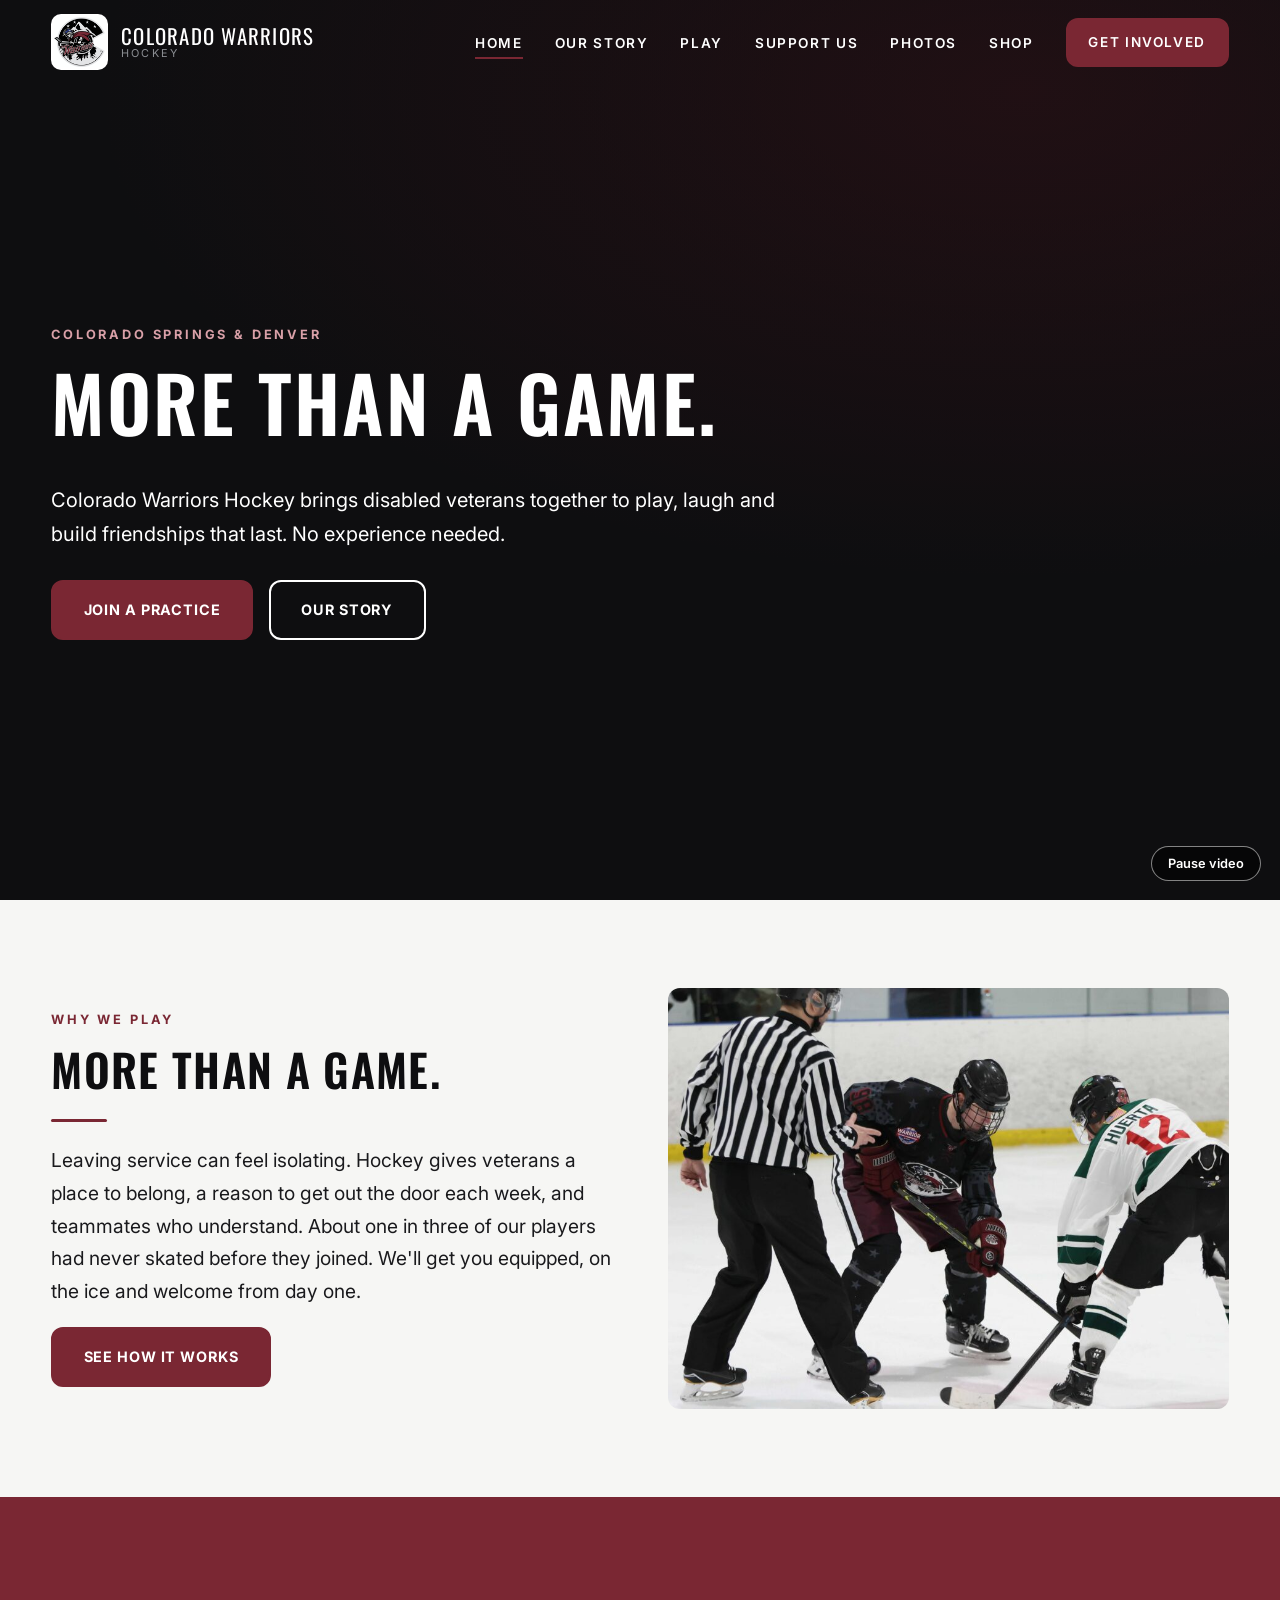
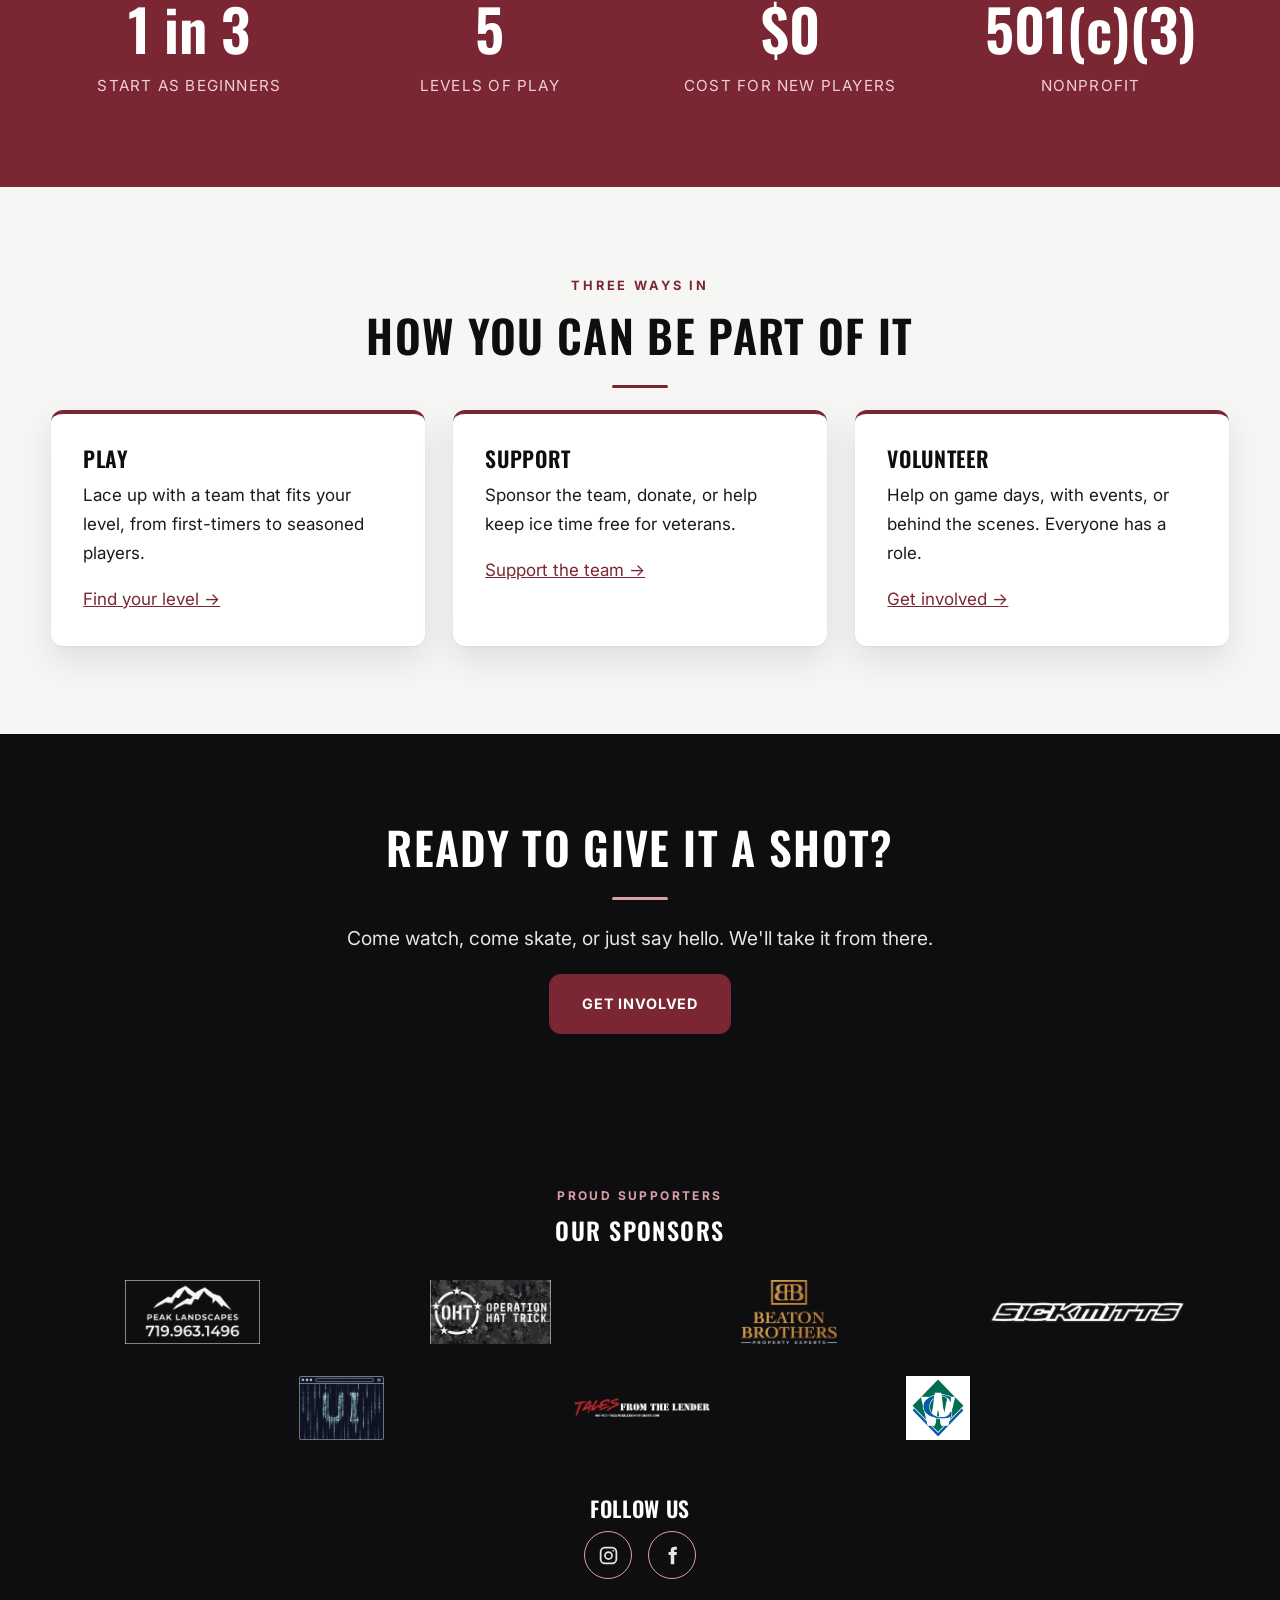
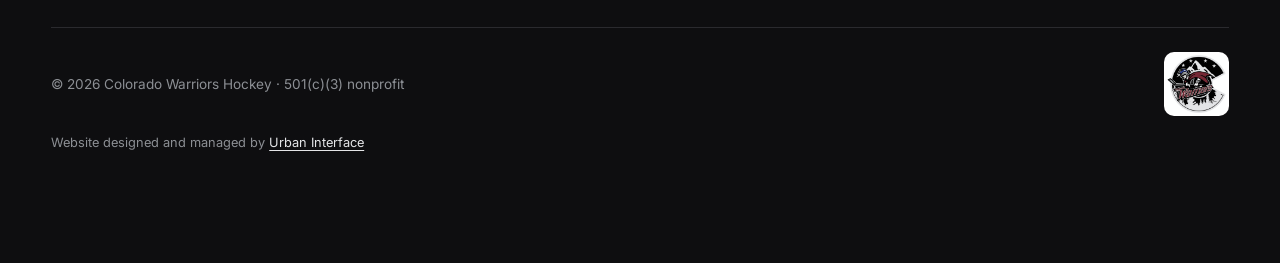
<file: index.html>
<!DOCTYPE html>
<html lang="en">
<head>
  <meta charset="UTF-8">
  <meta name="viewport" content="width=device-width, initial-scale=1">
  <title>Colorado Warriors Hockey | Hockey for Disabled Veterans</title>
  <meta name="description" content="Colorado Warriors Hockey is a nonprofit that brings disabled veterans together through hockey. No experience needed. Every skill level welcome.">
  <link rel="icon" href="image/Warriors Logo.jpg">
  <link rel="preconnect" href="https://fonts.googleapis.com">
  <link rel="preconnect" href="https://fonts.gstatic.com" crossorigin>
  <link href="https://fonts.googleapis.com/css2?family=Inter:wght@400;500;600;700&family=Oswald:wght@500;600;700&display=swap" rel="stylesheet">
  <link rel="stylesheet" href="styles.css">
</head>
<body>
<a class="skip" href="#main">Skip to content</a>
<div data-header></div>

<main id="main">
  <section class="hero hero--home">
    <video class="hero__media" autoplay muted loop playsinline preload="metadata">
      <source src="video/Warriors Home Page2.mp4" type="video/mp4">
    </video>
    <button class="video-toggle" type="button">Pause video</button>
    <div class="container hero__content">
      <span class="eyebrow">Colorado Springs &amp; Denver</span>
      <h1>More Than A Game.</h1>
      <p>Colorado Warriors Hockey brings disabled veterans together to play, laugh and build friendships that last. No experience needed.</p>
      <div class="hero__cta">
        <a href="get-involved.html" class="btn">Join a Practice</a>
        <a href="our-story.html" class="btn btn--ghost">Our Story</a>
      </div>
    </div>
  </section>

  <section class="section">
    <div class="container split">
      <div class="reveal">
        <span class="eyebrow">Why we play</span>
        <h2>More than a game.</h2>
        <p class="lead">Leaving service can feel isolating. Hockey gives veterans a place to belong, a reason to get out the door each week, and teammates who understand. About one in three of our players had never skated before they joined. We'll get you equipped, on the ice and welcome from day one.</p>
        <a href="play.html" class="btn">See how it works</a>
      </div>
      <div class="ph reveal" role="img" src="image/Face Off.jpg" style="background-image: url('image/Face Off.jpg');"></div>
    </div>
  </section>

  <section class="section section--maroon">
    <div class="container stats reveal">
      <div class="stat"><strong>1 in 3</strong><span>Start as beginners</span></div>
      <div class="stat"><strong>5</strong><span>Levels of play</span></div>
      <div class="stat"><strong>$0</strong><span>Cost for new players</span></div>
      <div class="stat"><strong>501(c)(3)</strong><span>Nonprofit</span></div>
    </div>
  </section>

  <section class="section">
    <div class="container">
      <div class="center reveal">
        <span class="eyebrow">Three ways in</span>
        <h2>How you can be part of it</h2>
      </div>
      <div class="grid grid--3">
        <article class="card reveal"><h3>Play</h3><p>Lace up with a team that fits your level, from first-timers to seasoned players.</p><a href="play.html">Find your level →</a></article>
        <article class="card reveal"><h3>Support</h3><p>Sponsor the team, donate, or help keep ice time free for veterans.</p><a href="support.html">Support the team →</a></article>
        <article class="card reveal"><h3>Volunteer</h3><p>Help on game days, with events, or behind the scenes. Everyone has a role.</p><a href="get-involved.html">Get involved →</a></article>
      </div>
    </div>
  </section>

  <section class="section section--dark center">
    <div class="container reveal">
      <h2>Ready to give it a shot?</h2>
      <p class="lead">Come watch, come skate, or just say hello. We'll take it from there.</p>
      <a href="get-involved.html" class="btn">Get Involved</a>
    </div>
  </section>
</main>

<div data-footer></div>
<script src="main.js"></script>
</body>
</html>
</file>
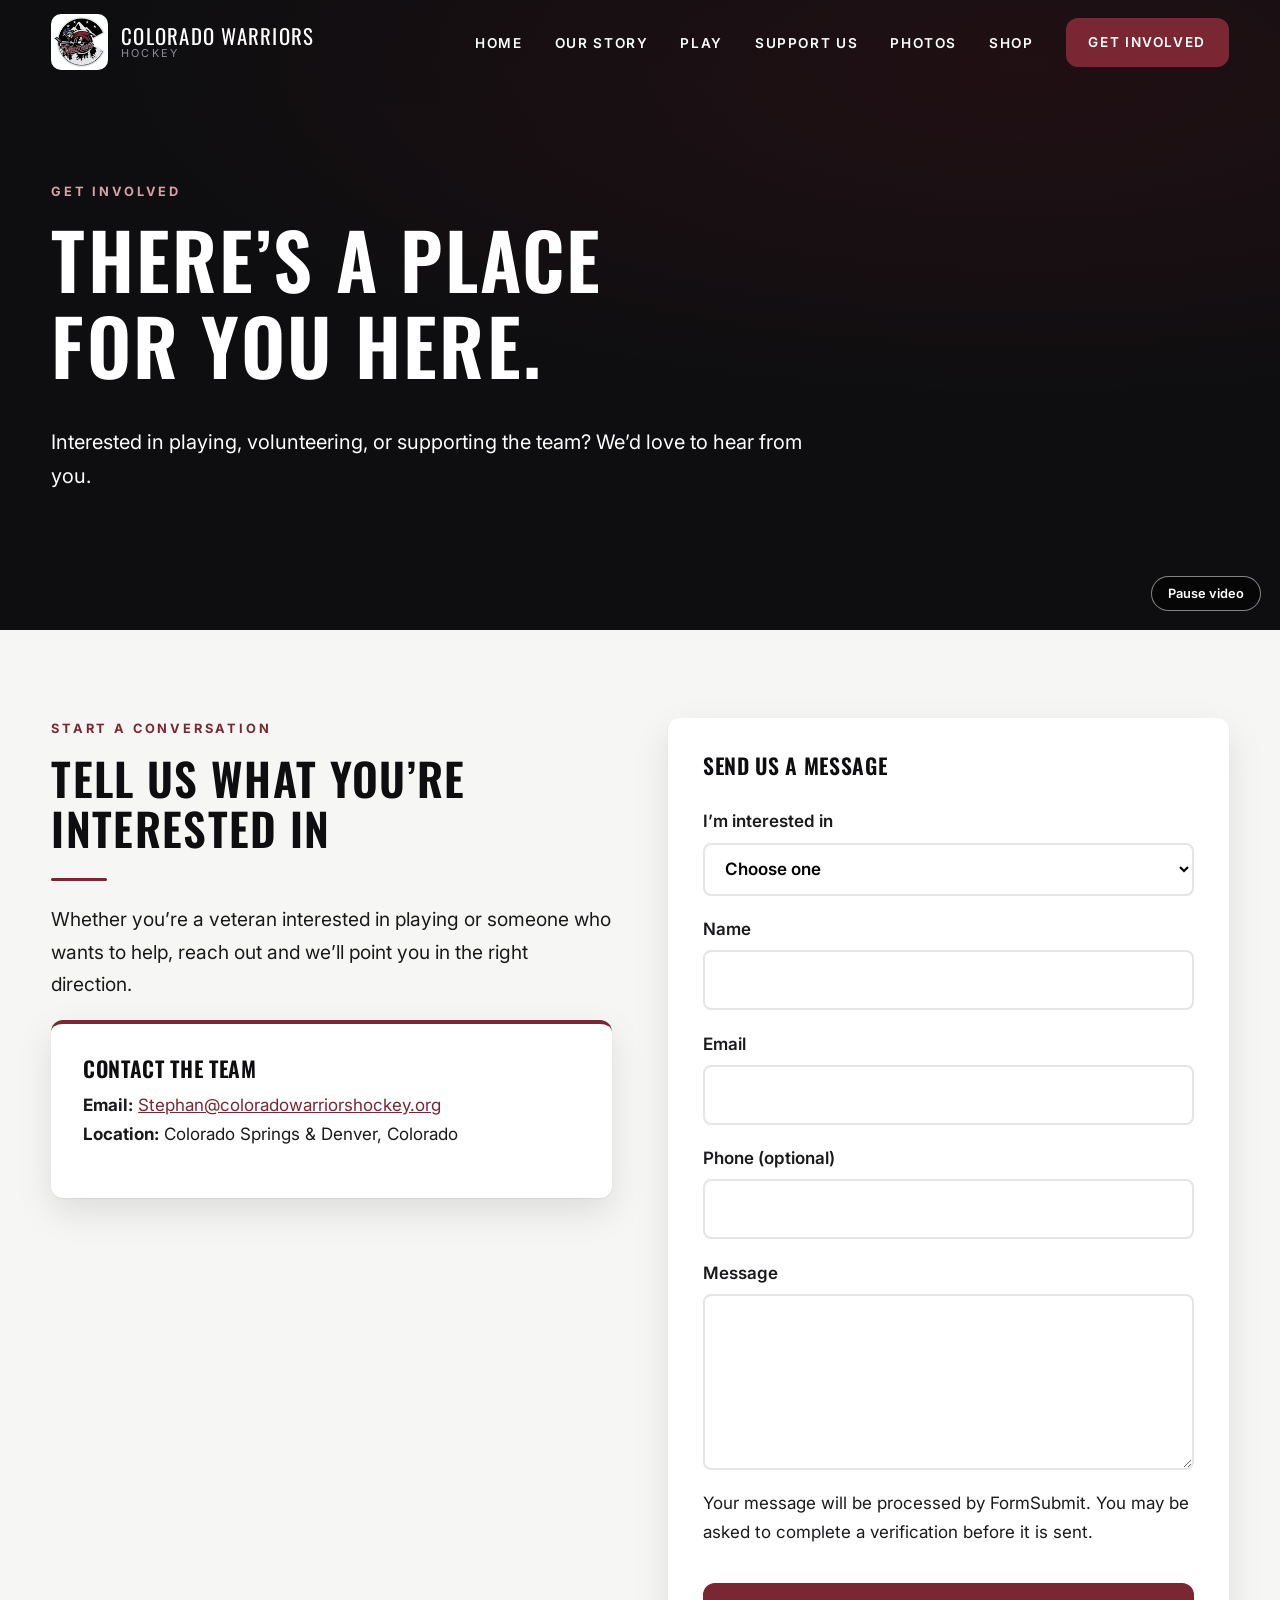
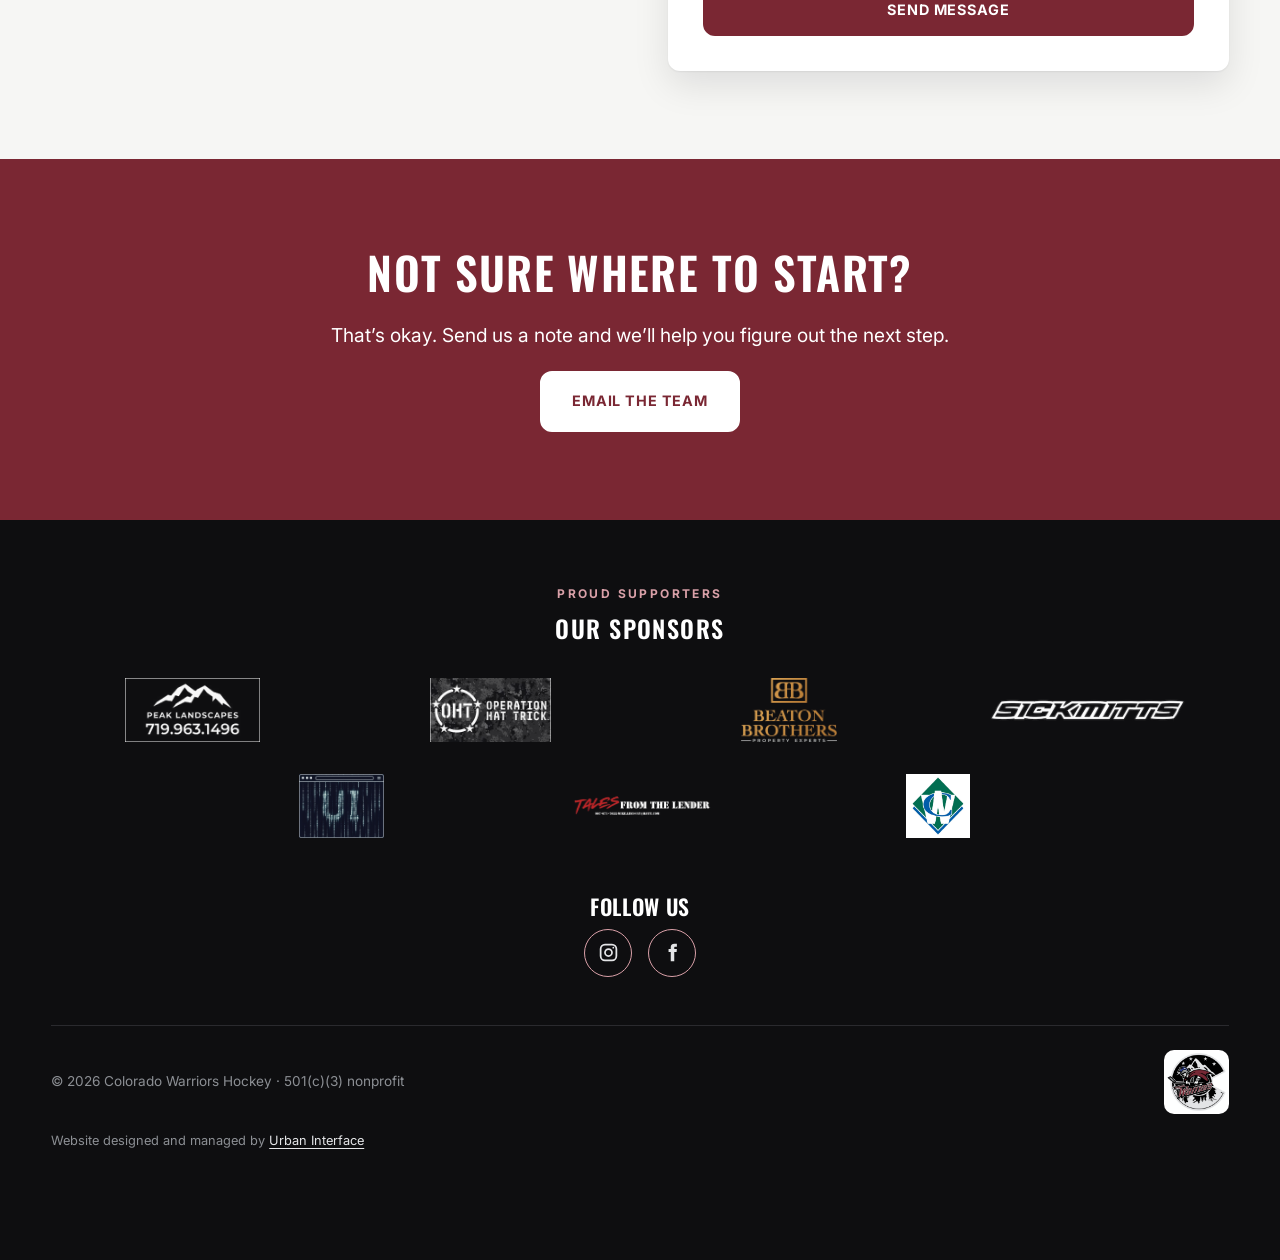
<file: get-involved.html>
<!DOCTYPE html>
<html lang="en">
<head>
  <meta charset="UTF-8">
  <meta name="viewport" content="width=device-width, initial-scale=1">
  <title>Get Involved | Colorado Warriors Hockey</title>
  <meta name="description" content="Interested in playing, volunteering, or supporting Colorado Warriors Hockey? Get in touch.">
  <link rel="icon" href="assets/logo.png">
  <link rel="preconnect" href="https://fonts.googleapis.com">
  <link rel="preconnect" href="https://fonts.gstatic.com" crossorigin>
  <link href="https://fonts.googleapis.com/css2?family=Inter:wght@400;500;600;700&family=Oswald:wght@500;600;700&display=swap" rel="stylesheet">
  <link rel="stylesheet" href="styles.css">
</head>
<body>
<a class="skip" href="#main">Skip to content</a>
<div data-header></div>

<main id="main">
  <section class="hero">
    <video class="hero__media" autoplay muted loop playsinline preload="metadata">
      <source src="video/Get Involved.mp4" type="video/mp4">
    </video>
    <button class="video-toggle" type="button">Pause video</button>
    <div class="container hero__content">
      <span class="eyebrow">Get Involved</span>
      <h1>There’s a place for you here.</h1>
      <p>Interested in playing, volunteering, or supporting the team? We’d love to hear from you.</p>
    </div>
  </section>

  <section class="section">
    <div class="container split" style="align-items:start">
      <div class="reveal">
        <span class="eyebrow">Start a conversation</span>
        <h2>Tell us what you’re interested in</h2>
        <p class="lead">Whether you’re a veteran interested in playing or someone who wants to help, reach out and we’ll point you in the right direction.</p>

        <div class="card">
          <h3>Contact the team</h3>
          <p>
            <strong>Email:</strong>
            <a href="mailto:Stephan@coloradowarriorshockey.org">Stephan@coloradowarriorshockey.org</a><br>
            <strong>Location:</strong> Colorado Springs &amp; Denver, Colorado
          </p>
        </div>
      </div>

      <form class="form reveal" id="contact-form" method="post">
        <h3>Send us a message</h3>
        <input type="hidden" name="_subject" value="New message from the Colorado Warriors website">
        <input type="hidden" name="_autoresponse" value="Thank you for reaching out to Colorado Warriors Hockey! We have received your message and will be in touch as soon as we can.">
        <input type="hidden" name="_cc" id="contact-cc" disabled>

        <label for="interest">I’m interested in
          <select id="interest" name="Interest" required>
            <option value="">Choose one</option>
            <option value="Playing hockey">Playing hockey</option>
            <option value="Volunteering">Volunteering</option>
            <option value="Sponsoring the team">Sponsoring the team</option>
            <option value="Donating">Donating</option>
            <option value="Something else">Something else</option>
          </select>
        </label>

        <label for="name">Name
          <input id="name" name="Name" type="text" autocomplete="name" required>
        </label>

        <label for="email">Email
          <input id="email" name="email" type="email" autocomplete="email" required>
        </label>

        <label for="phone">Phone (optional)
          <input id="phone" name="Phone" type="tel" autocomplete="tel">
        </label>

        <label for="message">Message
          <textarea id="message" name="Message" rows="5" required></textarea>
        </label>

        <p>Your message will be processed by FormSubmit. You may be asked to complete a verification before it is sent.</p>
        <noscript><p>JavaScript is required to send this form. Please email <a href="mailto:Stephan@coloradowarriorshockey.org">Stephan@coloradowarriorshockey.org</a> instead.</p></noscript>
        <button class="btn" type="submit" disabled>Send message</button>
      </form>
    </div>
  </section>

  <section class="section section--maroon center">
    <div class="container reveal">
      <h2>Not sure where to start?</h2>
      <p class="lead">That’s okay. Send us a note and we’ll help you figure out the next step.</p>
      <a href="mailto:Stephan@coloradowarriorshockey.org" class="btn btn--white">Email the team</a>
    </div>
  </section>
</main>

<div data-footer></div>
<script src="main.js"></script>
<script src="contact-form.js"></script>
</body>
</html>
</file>
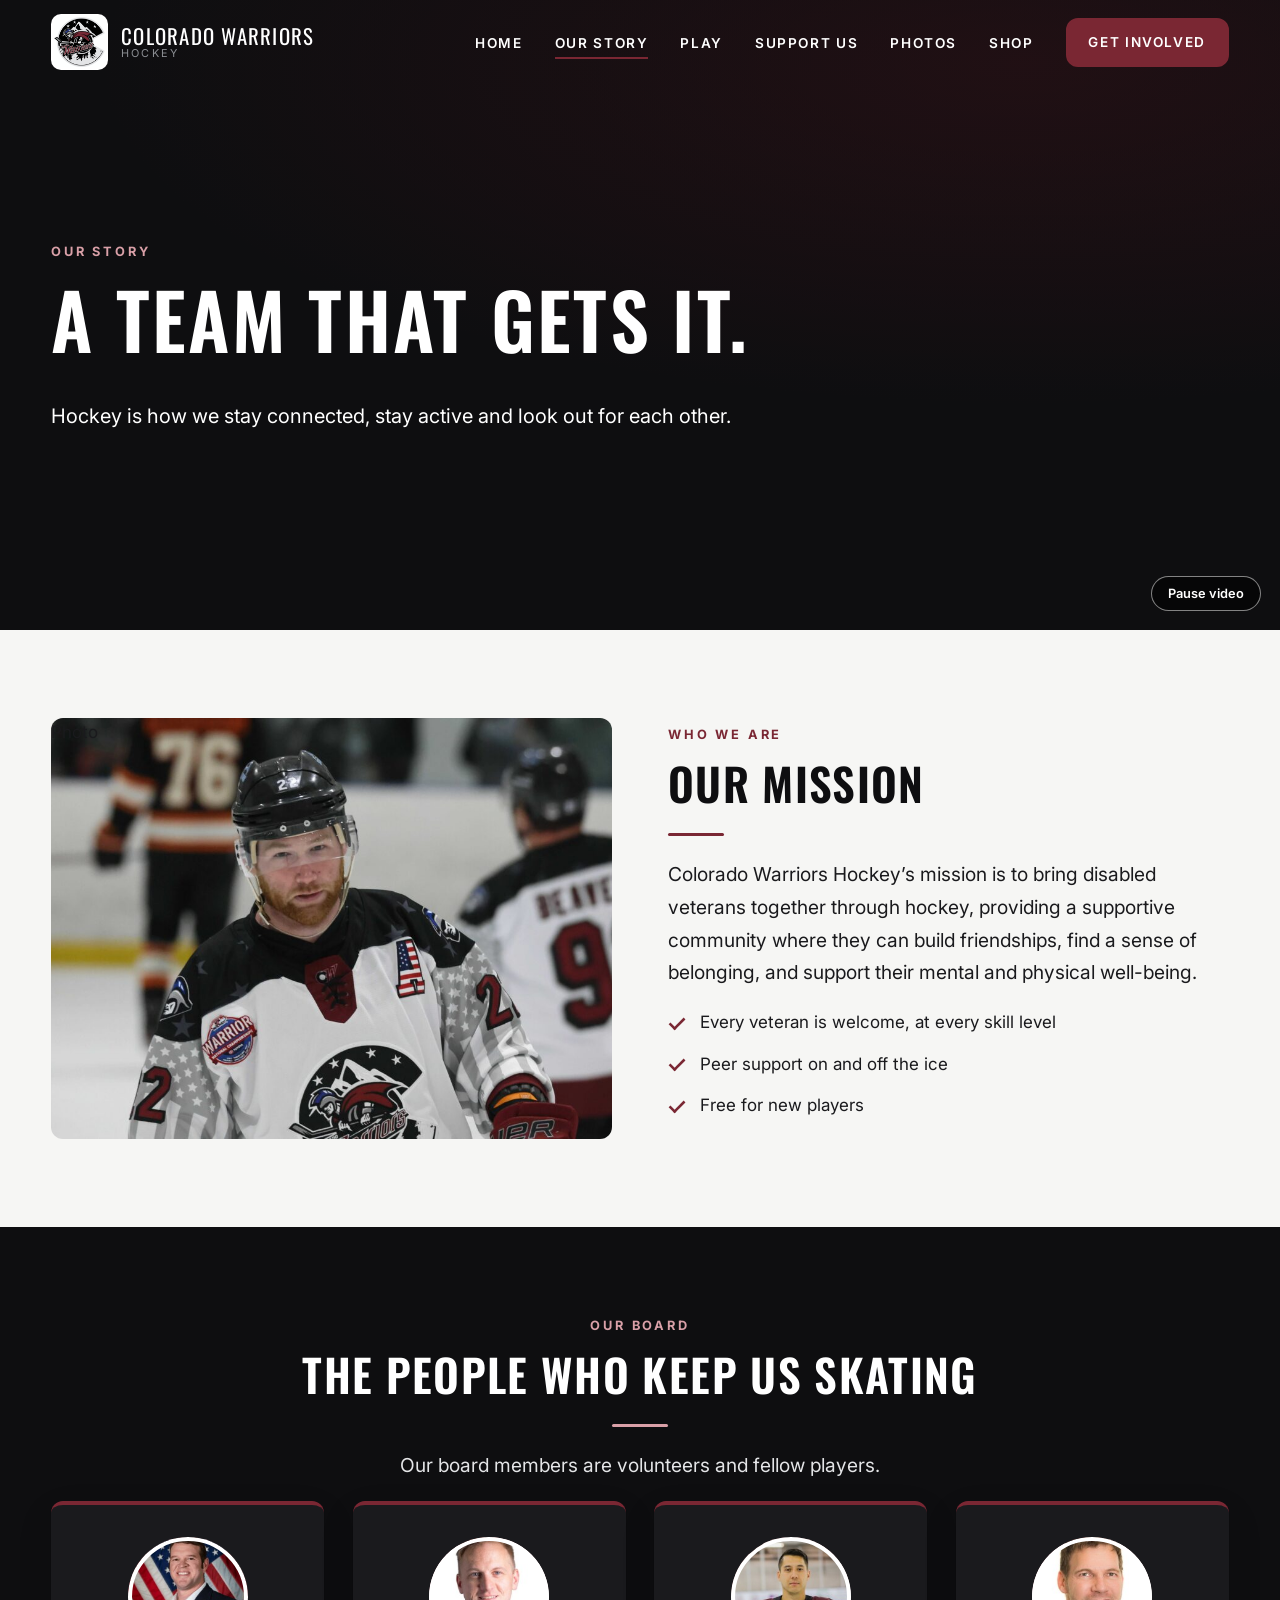
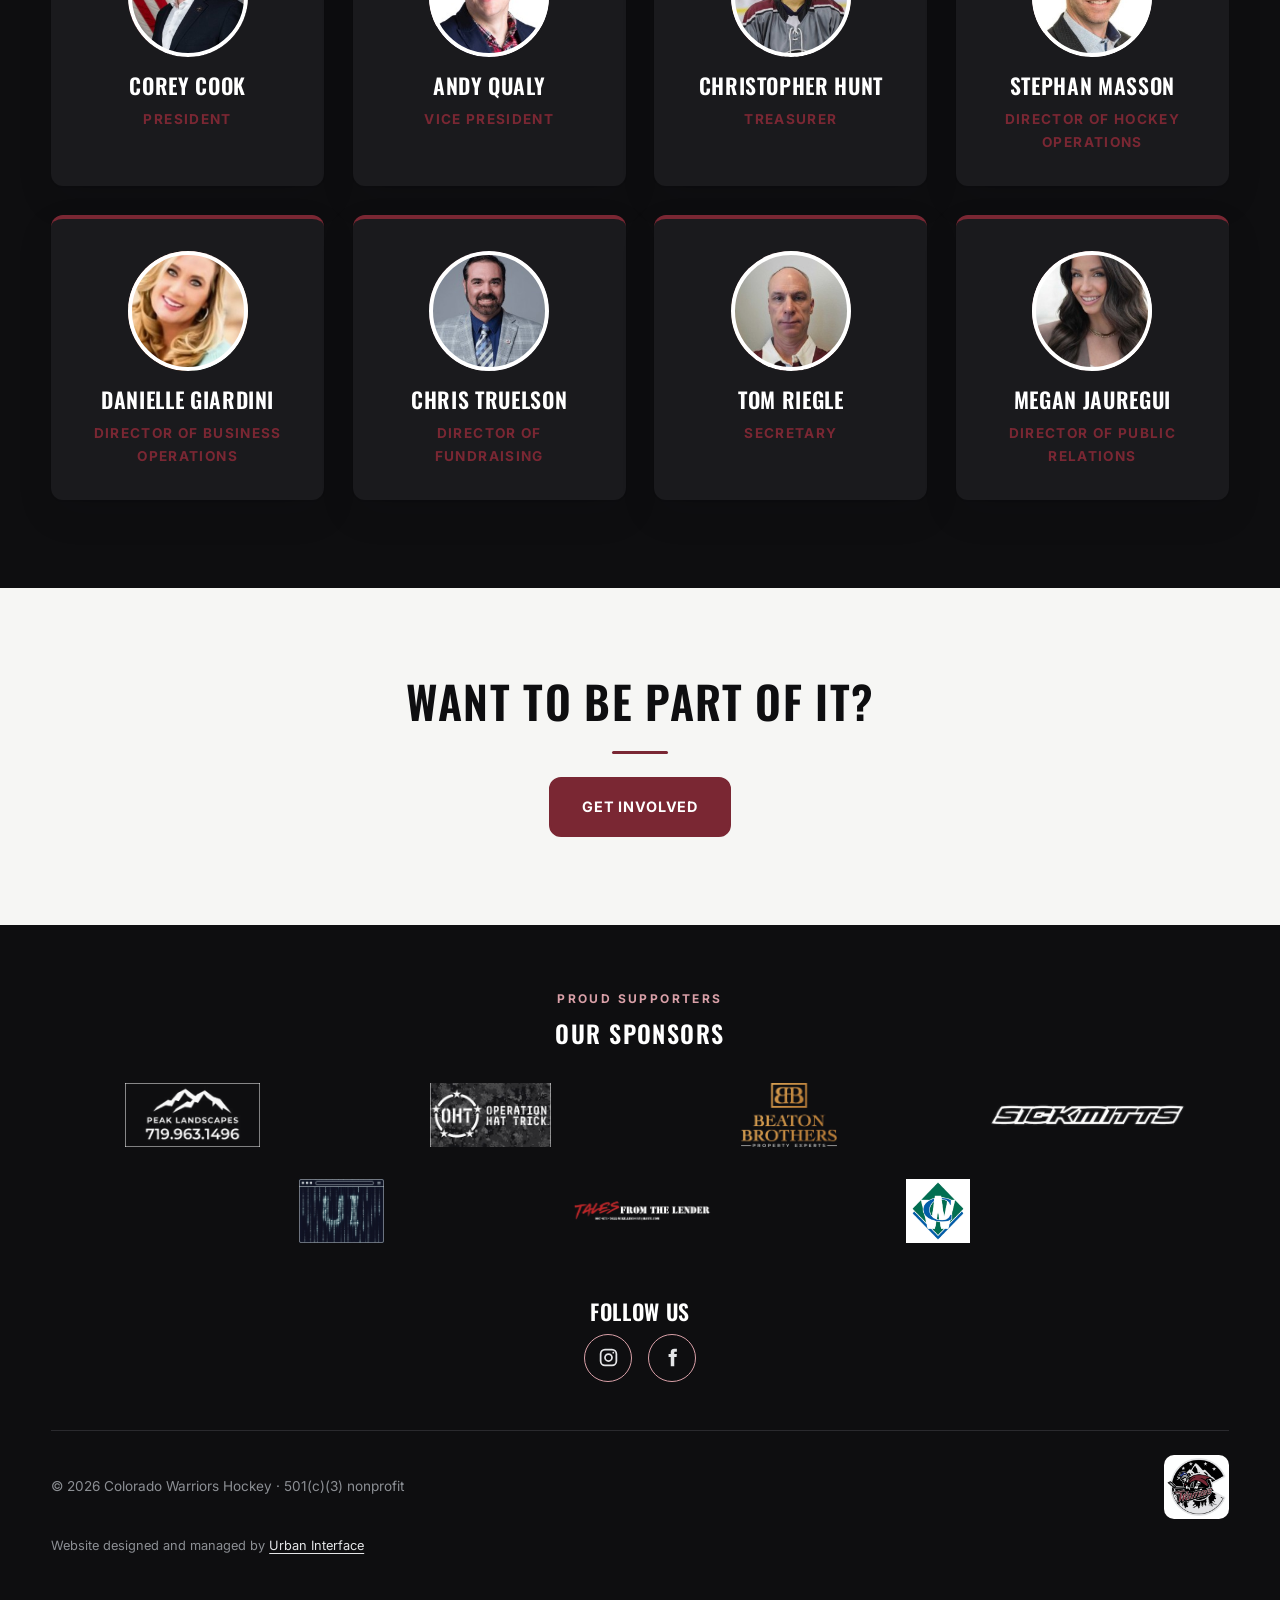
<file: our-story.html>
<!DOCTYPE html>
<html lang="en">
<head>
  <meta charset="UTF-8">
  <meta name="viewport" content="width=device-width, initial-scale=1">
  <title>Our Story | Colorado Warriors Hockey</title>
  <meta name="description" content="Learn why Colorado Warriors Hockey exists and meet the volunteer board behind it.">
  <link rel="icon" href="assets/logo.png">
  <link rel="preconnect" href="https://fonts.googleapis.com">
  <link rel="preconnect" href="https://fonts.gstatic.com" crossorigin>
  <link href="https://fonts.googleapis.com/css2?family=Inter:wght@400;500;600;700&family=Oswald:wght@500;600;700&display=swap" rel="stylesheet">
  <link rel="stylesheet" href="styles.css?v=board-photos-2">
</head>
<body>
<a class="skip" href="#main">Skip to content</a>
<div data-header></div>

<main id="main">
  <section class="hero">
    <video class="hero__media" autoplay muted loop playsinline preload="metadata">
      <source src="video/Our Story2.mp4" type="video/mp4">
    </video>
    <button class="video-toggle" type="button">Pause video</button>
    <div class="container hero__content">
      <span class="eyebrow">Our Story</span>
      <h1>A team that gets it.</h1>
      <p>Hockey is how we stay connected, stay active and look out for each other.</p>
    </div>
  </section>

  <section class="section">
    <div class="container split">
      <div class="ph reveal" role="img" src="image/Assistant.jpg" style="background-image: url('image/Assistant.jpg');">Photo</div>
      <div class="reveal">
        <span class="eyebrow">Who we are</span>
        <h2>Our mission</h2>
        <p class="lead">Colorado Warriors Hockey’s mission is to bring disabled veterans together through hockey, providing a supportive community where they can build friendships, find a sense of belonging, and support their mental and physical well-being.</p>
        <ul class="checklist">
          <li>Every veteran is welcome, at every skill level</li>
          <li>Peer support on and off the ice</li>
          <li>Free for new players</li>
        </ul>
      </div>
    </div>
  </section>

  <section class="section section--dark" id="board">
    <div class="container">
      <div class="center reveal">
        <span class="eyebrow">Our Board</span>
        <h2>The people who keep us skating</h2>
        <p class="lead">Our board members are volunteers and fellow players.</p>
      </div>
      <div class="grid grid--4">
        <article class="card card--dark person reveal">
          <div class="avatar" aria-hidden="true">CC<img src="image/Cory Cook.jpg" alt="" style="--photo-width:113.5%;--photo-x:-48.2%;--photo-y:-49.8%" onerror="this.remove()"></div>
          <h3>Corey Cook</h3>
          <p class="role">President</p>
        </article>
        <article class="card card--dark person reveal">
          <div class="avatar" aria-hidden="true">AQ<img src="image/Andy Qualy.jpg" alt="" style="--photo-width:111.5%;--photo-x:-50%;--photo-y:-50.9%" onerror="this.remove()"></div>
          <h3>Andy Qualy</h3>
          <p class="role">Vice President</p>
        </article>
        <article class="card card--dark person reveal">
          <div class="avatar" aria-hidden="true">CH<img src="image/Chris Hunt.jpg" alt="" style="--photo-width:118%;--photo-x:-48.7%;--photo-y:-51.1%" onerror="this.remove()"></div>
          <h3>Christopher Hunt</h3>
          <p class="role">Treasurer</p>
        </article>
        <article class="card card--dark person reveal">
          <div class="avatar" aria-hidden="true">SM<img src="image/Stephan Masson.jpg" alt="" style="--photo-width:115%;--photo-x:-50%;--photo-y:-51.8%" onerror="this.remove()"></div>
          <h3>Stephan Masson</h3>
          <p class="role">Director of Hockey Operations</p>
        </article>
        <article class="card card--dark person reveal">
          <div class="avatar" aria-hidden="true">DG<img src="image/Danielle Giardini .jpg" alt="" style="--photo-width:111%;--photo-x:-49.5%;--photo-y:-50%" onerror="this.remove()"></div>
          <h3>Danielle Giardini</h3>
          <p class="role">Director of Business Operations</p>
        </article>
        <article class="card card--dark person reveal">
          <div class="avatar" aria-hidden="true">CT<img src="image/Chris Truelson.jpg" alt="" style="--photo-width:108%;--photo-x:-49.1%;--photo-y:-48.5%" onerror="this.remove()"></div>
          <h3>Chris Truelson</h3>
          <p class="role">Director of Fundraising</p>
        </article>
        <article class="card card--dark person reveal">
          <div class="avatar" aria-hidden="true">TR<img src="image/Tom Riegle.jpg" alt="" style="--photo-width:115%;--photo-x:-50%;--photo-y:-51.1%" onerror="this.remove()"></div>
          <h3>Tom Riegle</h3>
          <p class="role">Secretary</p>
        </article>
        <article class="card card--dark person reveal">
          <div class="avatar" aria-hidden="true">MJ<img src="image/Megan Jauregui.jpg" alt="" style="--photo-width:107%;--photo-x:-49.1%;--photo-y:-47%" onerror="this.remove()"></div>
          <h3>Megan Jauregui</h3>
          <p class="role">Director of Public Relations</p>
        </article>
      </div>
    </div>
  </section>

  <section class="section center">
    <div class="container reveal">
      <h2>Want to be part of it?</h2>
      <a href="get-involved.html" class="btn">Get Involved</a>
    </div>
  </section>
</main>

<div data-footer></div>
<script src="main.js"></script>
</body>
</html>
</file>
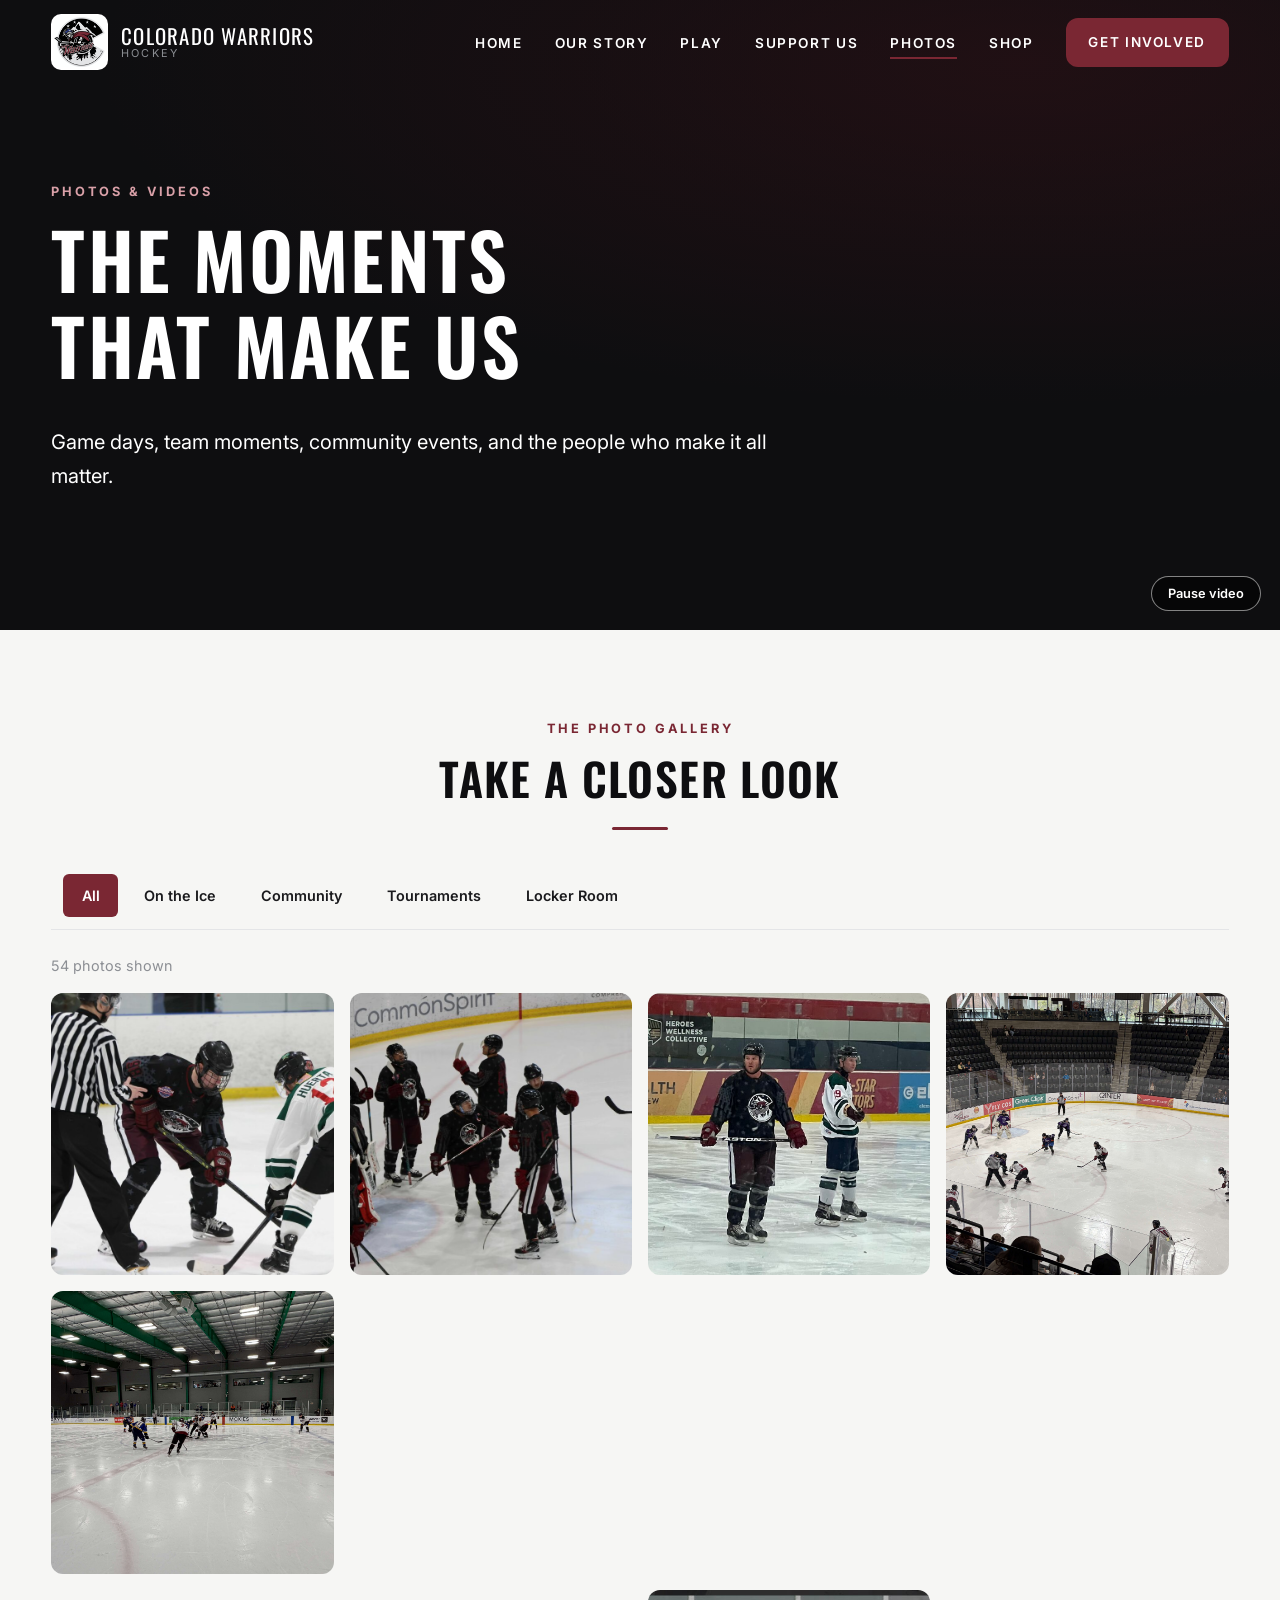
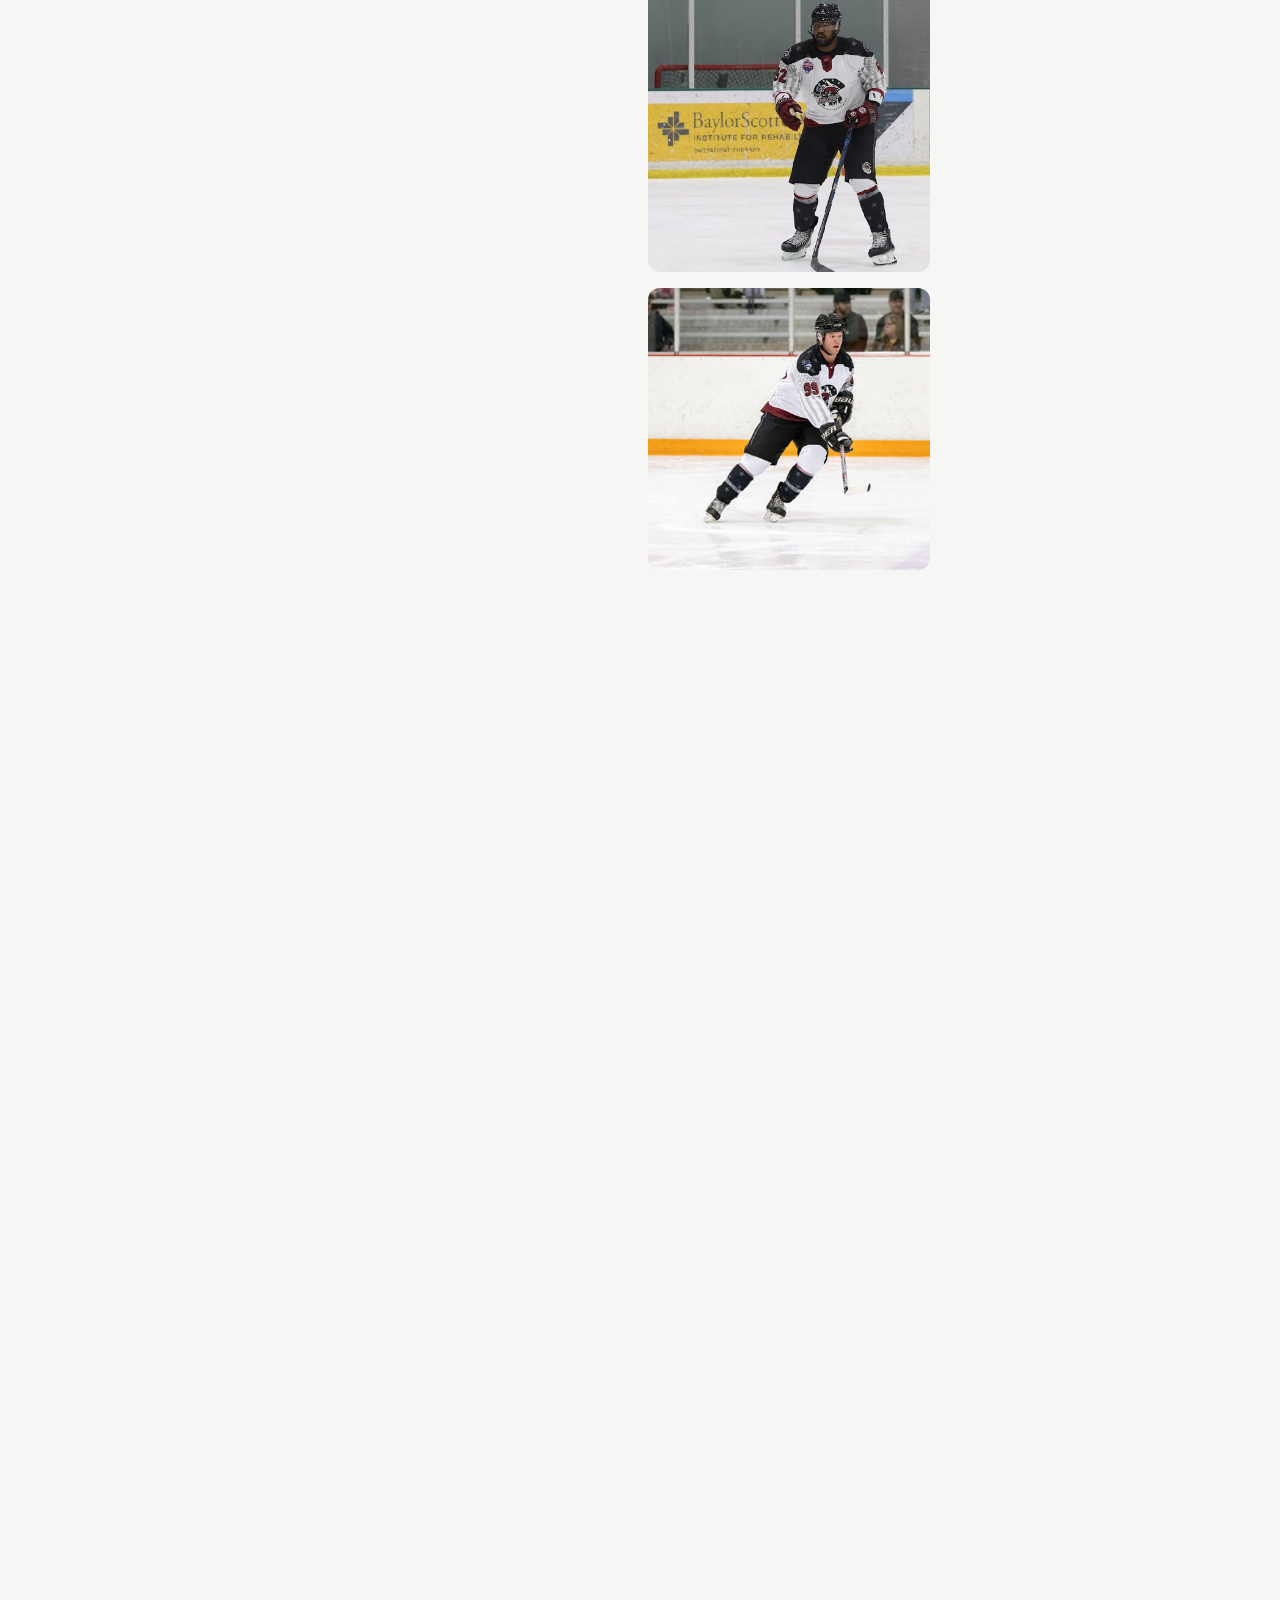
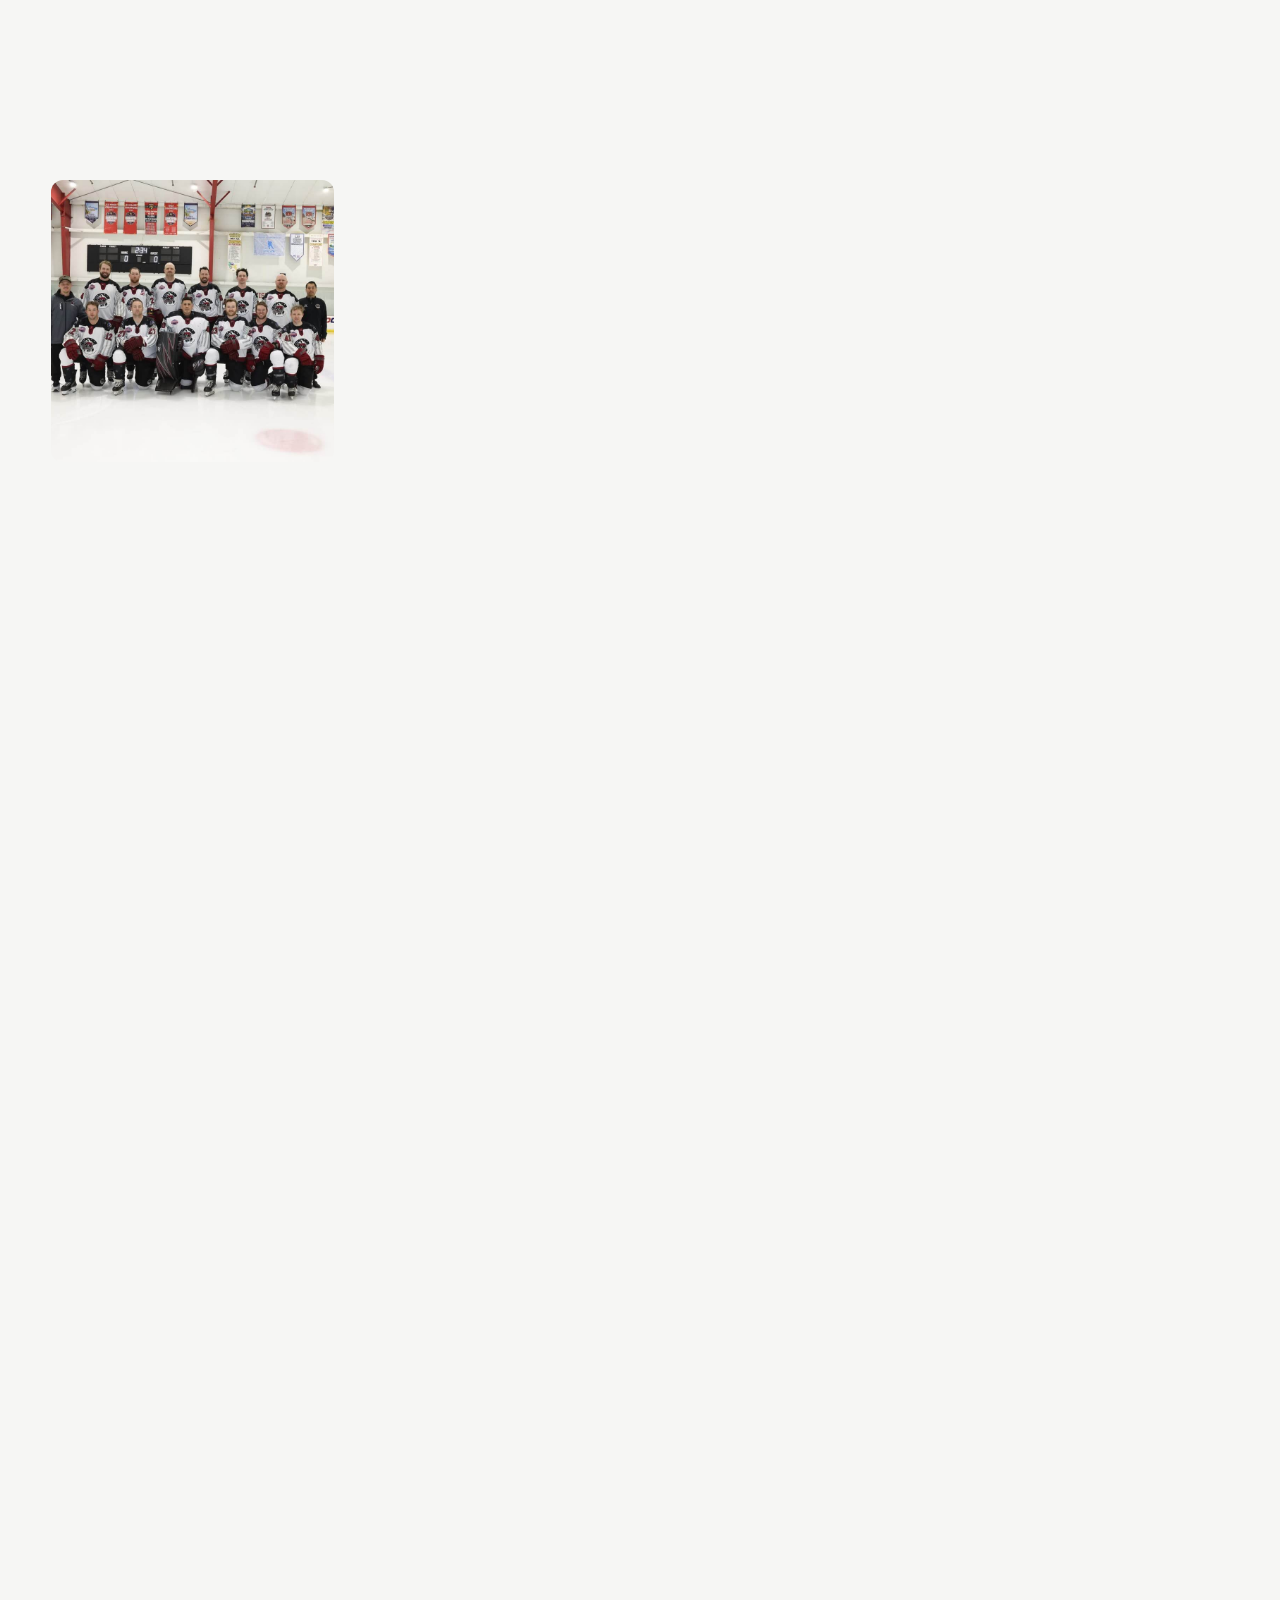
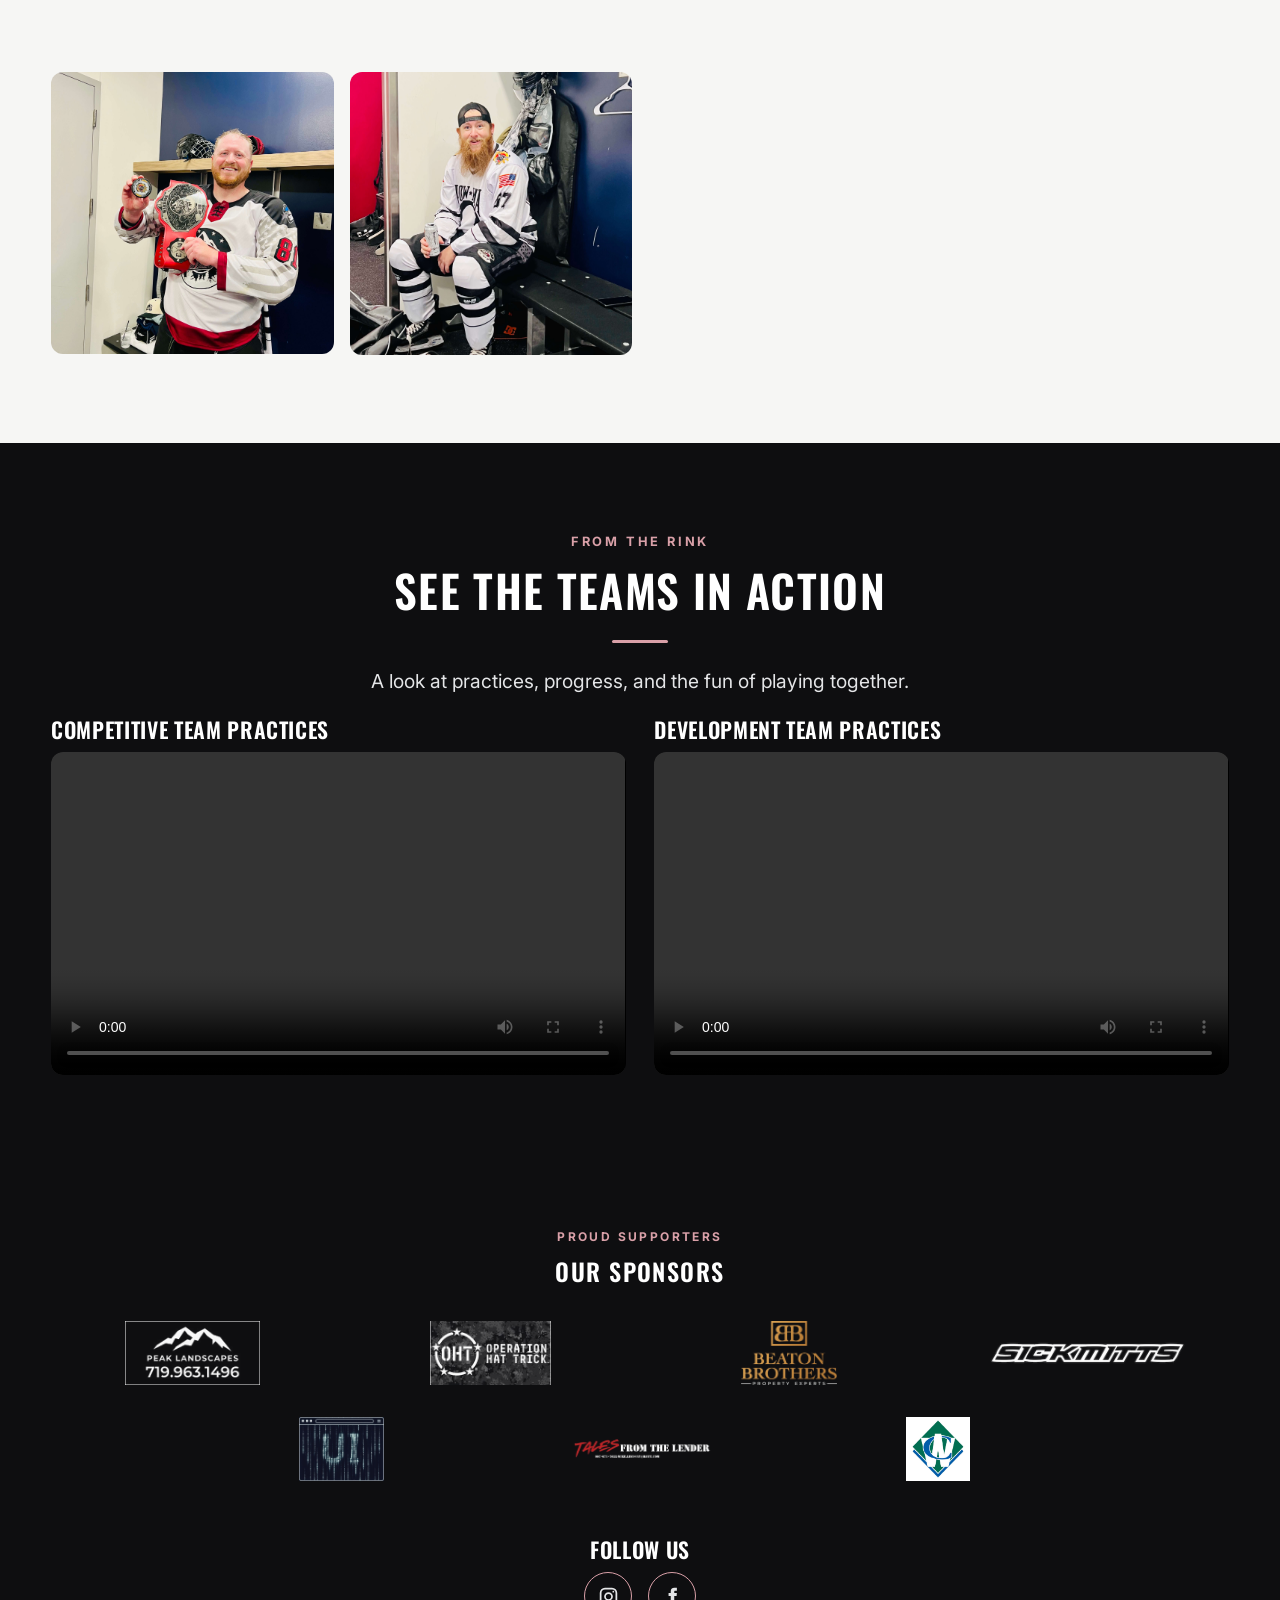
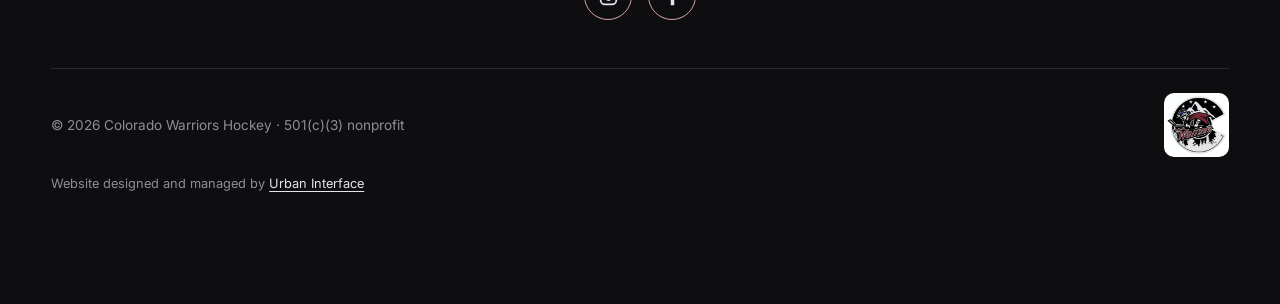
<file: photos.html>
<!DOCTYPE html>
<html lang="en">
<head>
  <meta charset="UTF-8">
  <meta name="viewport" content="width=device-width, initial-scale=1">
  <title>Photos & Videos | Colorado Warriors Hockey</title>
  <meta name="description" content="See Colorado Warriors Hockey on the ice, in the locker room, and out in the community.">
  <link rel="icon" href="assets/logo.png">
  <link rel="preconnect" href="https://fonts.googleapis.com">
  <link rel="preconnect" href="https://fonts.gstatic.com" crossorigin>
  <link href="https://fonts.googleapis.com/css2?family=Inter:wght@400;500;600;700&family=Oswald:wght@500;600;700&display=swap" rel="stylesheet">
  <link rel="stylesheet" href="styles.css">
</head>
<body>
<a class="skip" href="#main">Skip to content</a>
<div data-header></div>

<main id="main">
  <section class="hero">
    <video class="hero__media" autoplay muted loop playsinline preload="metadata">
      <source src="video/Photo 1.mp4" type="video/mp4">
    </video>
    <button class="video-toggle" type="button">Pause video</button>
    <div class="container hero__content">
      <span class="eyebrow">Photos &amp; Videos</span>
      <h1>The Moments That Make Us</h1>
      <p>Game days, team moments, community events, and the people who make it all matter.</p>
    </div>
  </section>

  <section class="section" aria-labelledby="gallery-heading">
    <div class="container">
      <div class="center reveal">
        <span class="eyebrow">The photo gallery</span>
        <h2 id="gallery-heading">Take a closer look</h2>
      </div>

      <nav class="gallery-filters" aria-label="Filter photos">
        <button class="gallery-filter" type="button" data-filter="all" aria-pressed="true">All</button>
        <button class="gallery-filter" type="button" data-filter="on-the-ice" aria-pressed="false">On the Ice</button>
        <button class="gallery-filter" type="button" data-filter="community" aria-pressed="false">Community</button>
        <button class="gallery-filter" type="button" data-filter="tournaments" aria-pressed="false">Tournaments</button>
        <button class="gallery-filter" type="button" data-filter="locker-room" aria-pressed="false">Locker Room</button>
      </nav>

      <p class="gallery-status" aria-live="polite"></p>

      <div class="gallery">
        <figure class="gallery-item reveal" data-category="on-the-ice">
          <a class="gallery-photo" href="image/Face%20Off.jpg" aria-label="Enlarge: Colorado Warriors player at a faceoff">
            <img src="image/Face%20Off.jpg" alt="Colorado Warriors player at a faceoff" loading="lazy" decoding="async">
          </a>
        </figure>
        <figure class="gallery-item reveal" data-category="on-the-ice">
          <a class="gallery-photo" href="image/In%20front%20of%20Net.jpg" aria-label="Enlarge: Colorado Warriors teammates gathered near the net">
            <img src="image/In%20front%20of%20Net.jpg" alt="Colorado Warriors teammates gathered near the net" loading="lazy" decoding="async">
          </a>
        </figure>
        <figure class="gallery-item reveal" data-category="on-the-ice">
          <a class="gallery-photo" href="image/On%20the%20Ice3.jpg" aria-label="Enlarge: Two players standing on the ice">
            <img src="image/On%20the%20Ice3.jpg" alt="Two players standing on the ice" loading="lazy" decoding="async">
          </a>
        </figure>
        <figure class="gallery-item reveal" data-category="on-the-ice">
          <a class="gallery-photo" href="image/On%20the%20Ice5.jpg" aria-label="Enlarge: Hockey game viewed from the stands">
            <img src="image/On%20the%20Ice5.jpg" alt="Hockey game viewed from the stands" loading="lazy" decoding="async">
          </a>
        </figure>
        <figure class="gallery-item reveal" data-category="on-the-ice">
          <a class="gallery-photo" href="image/On%20the%20Ice7.jpg" aria-label="Enlarge: Players skating together at an indoor rink">
            <img src="image/On%20the%20Ice7.jpg" alt="Players skating together at an indoor rink" loading="lazy" decoding="async">
          </a>
        </figure>
        <figure class="gallery-item reveal" data-category="on-the-ice">
          <a class="gallery-photo" href="image/On%20the%20Ice8.jpg" aria-label="Enlarge: Warriors players huddled on the ice">
            <img src="image/On%20the%20Ice8.jpg" alt="Warriors players huddled on the ice" loading="lazy" decoding="async">
          </a>
        </figure>
        <figure class="gallery-item reveal" data-category="on-the-ice">
          <a class="gallery-photo" href="image/On%20the%20Ice11.jpg" aria-label="Enlarge: Two Warriors teammates on the ice">
            <img src="image/On%20the%20Ice11.jpg" alt="Two Warriors teammates on the ice" loading="lazy" decoding="async">
          </a>
        </figure>
        <figure class="gallery-item reveal" data-category="on-the-ice">
          <a class="gallery-photo" href="image/On%20the%20Ice12.jpg" aria-label="Enlarge: Players battling for the puck near the goal">
            <img src="image/On%20the%20Ice12.jpg" alt="Players battling for the puck near the goal" loading="lazy" decoding="async">
          </a>
        </figure>
        <figure class="gallery-item reveal" data-category="on-the-ice">
          <a class="gallery-photo" href="image/On%20the%20Ice27.jpg" aria-label="Enlarge: Warriors player lining up for a faceoff">
            <img src="image/On%20the%20Ice27.jpg" alt="Warriors player lining up for a faceoff" loading="lazy" decoding="async">
          </a>
        </figure>
        <figure class="gallery-item reveal" data-category="on-the-ice">
          <a class="gallery-photo" href="image/On%20the%20Ice30.jpg" aria-label="Enlarge: Warriors players skating during a game">
            <img src="image/On%20the%20Ice30.jpg" alt="Warriors players skating during a game" loading="lazy" decoding="async">
          </a>
        </figure>
        <figure class="gallery-item reveal" data-category="on-the-ice">
          <a class="gallery-photo" href="image/On%20the%20Ice32.jpg" aria-label="Enlarge: Warriors player holding a hockey stick on the ice">
            <img src="image/On%20the%20Ice32.jpg" alt="Warriors player holding a hockey stick on the ice" loading="lazy" decoding="async">
          </a>
        </figure>
        <figure class="gallery-item reveal" data-category="on-the-ice">
          <a class="gallery-photo" href="image/On%20the%20Ice33.jpg" aria-label="Enlarge: Warriors player skating in a white jersey">
            <img src="image/On%20the%20Ice33.jpg" alt="Warriors player skating in a white jersey" loading="lazy" decoding="async">
          </a>
        </figure>
        <figure class="gallery-item reveal" data-category="on-the-ice">
          <a class="gallery-photo" href="image/On%20the%20Ice35.jpg" aria-label="Enlarge: A team huddle on the ice">
            <img src="image/On%20the%20Ice35.jpg" alt="A team huddle on the ice" loading="lazy" decoding="async">
          </a>
        </figure>
        <figure class="gallery-item reveal" data-category="on-the-ice">
          <a class="gallery-photo" href="image/On%20the%20Ice36.jpg" aria-label="Enlarge: Warriors goalie guarding the net">
            <img src="image/On%20the%20Ice36.jpg" alt="Warriors goalie guarding the net" loading="lazy" decoding="async">
          </a>
        </figure>
        <figure class="gallery-item reveal" data-category="on-the-ice">
          <a class="gallery-photo" href="image/On%20the%20Ice38%20%281%29.jpg" aria-label="Enlarge: Warriors player skating with the puck">
            <img src="image/On%20the%20Ice38%20%281%29.jpg" alt="Warriors player skating with the puck" loading="lazy" decoding="async">
          </a>
        </figure>
        <figure class="gallery-item reveal" data-category="community">
          <a class="gallery-photo" href="image/Community5.jpg" aria-label="Enlarge: A decorated vehicle at a community event">
            <img src="image/Community5.jpg" alt="A decorated vehicle at a community event" loading="lazy" decoding="async">
          </a>
        </figure>
        <figure class="gallery-item reveal" data-category="community">
          <a class="gallery-photo" href="image/Community10.jpg" aria-label="Enlarge: A street procession at a community event">
            <img src="image/Community10.jpg" alt="A street procession at a community event" loading="lazy" decoding="async">
          </a>
        </figure>
        <figure class="gallery-item reveal" data-category="community">
          <a class="gallery-photo" href="image/Community11.jpg" aria-label="Enlarge: A group gathered at a community event">
            <img src="image/Community11.jpg" alt="A group gathered at a community event" loading="lazy" decoding="async">
          </a>
        </figure>
        <figure class="gallery-item reveal" data-category="community">
          <a class="gallery-photo" href="image/Community13.jpg" aria-label="Enlarge: Players and guests on the ice at a rink">
            <img src="image/Community13.jpg" alt="Players and guests on the ice at a rink" loading="lazy" decoding="async">
          </a>
        </figure>
        <figure class="gallery-item reveal" data-category="community">
          <a class="gallery-photo" href="image/Community14.jpg" aria-label="Enlarge: Colorado Warriors outreach table under a blue canopy">
            <img src="image/Community14.jpg" alt="Colorado Warriors outreach table under a blue canopy" loading="lazy" decoding="async">
          </a>
        </figure>
        <figure class="gallery-item reveal" data-category="community">
          <a class="gallery-photo" href="image/Community15.jpg" aria-label="Enlarge: Warriors players and guests posing together at a rink">
            <img src="image/Community15.jpg" alt="Warriors players and guests posing together at a rink" loading="lazy" decoding="async">
          </a>
        </figure>
        <figure class="gallery-item reveal" data-category="community">
          <a class="gallery-photo" href="image/Community18.jpg" aria-label="Enlarge: A group posing together indoors">
            <img src="image/Community18.jpg" alt="A group posing together indoors" loading="lazy" decoding="async">
          </a>
        </figure>
        <figure class="gallery-item reveal" data-category="community">
          <a class="gallery-photo" href="image/Community19.jpg" aria-label="Enlarge: A group posing under an American flag">
            <img src="image/Community19.jpg" alt="A group posing under an American flag" loading="lazy" decoding="async">
          </a>
        </figure>
        <figure class="gallery-item reveal" data-category="community">
          <a class="gallery-photo" href="image/Community20.jpg" aria-label="Enlarge: A group in red shirts posing outdoors">
            <img src="image/Community20.jpg" alt="A group in red shirts posing outdoors" loading="lazy" decoding="async">
          </a>
        </figure>
        <figure class="gallery-item reveal" data-category="community">
          <a class="gallery-photo" href="image/Community22.jpg" aria-label="Enlarge: Warriors volunteers at an outdoor event">
            <img src="image/Community22.jpg" alt="Warriors volunteers at an outdoor event" loading="lazy" decoding="async">
          </a>
        </figure>
        <figure class="gallery-item reveal" data-category="community">
          <a class="gallery-photo" href="image/Community23.jpg" aria-label="Enlarge: Warriors volunteers at an outreach table">
            <img src="image/Community23.jpg" alt="Warriors volunteers at an outreach table" loading="lazy" decoding="async">
          </a>
        </figure>
        <figure class="gallery-item reveal" data-category="community">
          <a class="gallery-photo" href="image/Community24.jpg" aria-label="Enlarge: People taking part in an outdoor activity">
            <img src="image/Community24.jpg" alt="People taking part in an outdoor activity" loading="lazy" decoding="async">
          </a>
        </figure>
        <figure class="gallery-item reveal" data-category="community">
          <a class="gallery-photo" href="image/Community27.jpg" aria-label="Enlarge: A group in a television studio">
            <img src="image/Community27.jpg" alt="A group in a television studio" loading="lazy" decoding="async">
          </a>
        </figure>
        <figure class="gallery-item reveal" data-category="tournaments">
          <a class="gallery-photo" href="image/Tournament1.jpg" aria-label="Enlarge: Hockey teams gathered on the ice for a group photo">
            <img src="image/Tournament1.jpg" alt="Hockey teams gathered on the ice for a group photo" loading="lazy" decoding="async">
          </a>
        </figure>
        <figure class="gallery-item reveal" data-category="tournaments">
          <a class="gallery-photo" href="image/Tournament2.jpg" aria-label="Enlarge: Warriors team posing together on the ice at an arena">
            <img src="image/Tournament2.jpg" alt="Warriors team posing together on the ice at an arena" loading="lazy" decoding="async">
          </a>
        </figure>
        <figure class="gallery-item reveal" data-category="tournaments">
          <a class="gallery-photo" href="image/Tournament3.jpg" aria-label="Enlarge: Warriors players and supporters posing together at an arena">
            <img src="image/Tournament3.jpg" alt="Warriors players and supporters posing together at an arena" loading="lazy" decoding="async">
          </a>
        </figure>
        <figure class="gallery-item reveal" data-category="tournaments">
          <a class="gallery-photo" href="image/Tournament4.jpg" aria-label="Enlarge: Warriors team posing with a tournament champion banner">
            <img src="image/Tournament4.jpg" alt="Warriors team posing with a tournament champion banner" loading="lazy" decoding="async">
          </a>
        </figure>
        <figure class="gallery-item reveal" data-category="tournaments">
          <a class="gallery-photo" href="image/Tournament5.jpg" aria-label="Enlarge: Warriors team posing together at the rink">
            <img src="image/Tournament5.jpg" alt="Warriors team posing together at the rink" loading="lazy" decoding="async">
          </a>
        </figure>
        <figure class="gallery-item reveal" data-category="tournaments">
          <a class="gallery-photo" href="image/Tournament6.jpg" aria-label="Enlarge: Warriors team posing with a tournament banner">
            <img src="image/Tournament6.jpg" alt="Warriors team posing with a tournament banner" loading="lazy" decoding="async">
          </a>
        </figure>
        <figure class="gallery-item reveal" data-category="tournaments">
          <a class="gallery-photo" href="image/Tournament7.jpg" aria-label="Enlarge: Warriors team posing with a tournament banner on the ice">
            <img src="image/Tournament7.jpg" alt="Warriors team posing with a tournament banner on the ice" loading="lazy" decoding="async">
          </a>
        </figure>
        <figure class="gallery-item reveal" data-category="tournaments">
          <a class="gallery-photo" href="image/Tournament8.jpg" aria-label="Enlarge: Warriors team in a tournament championship photo">
            <img src="image/Tournament8.jpg" alt="Warriors team in a tournament championship photo" loading="lazy" decoding="async">
          </a>
        </figure>
        <figure class="gallery-item reveal" data-category="tournaments">
          <a class="gallery-photo" href="image/Tournament16.jpg" aria-label="Enlarge: Warriors players posing with a tournament runner-up banner">
            <img src="image/Tournament16.jpg" alt="Warriors players posing with a tournament runner-up banner" loading="lazy" decoding="async">
          </a>
        </figure>
        <figure class="gallery-item reveal" data-category="tournaments">
          <a class="gallery-photo" href="image/Tournament17.jpg" aria-label="Enlarge: A large group gathered on the ice at an arena">
            <img src="image/Tournament17.jpg" alt="A large group gathered on the ice at an arena" loading="lazy" decoding="async">
          </a>
        </figure>
        <figure class="gallery-item reveal" data-category="tournaments">
          <a class="gallery-photo" href="image/Tournament18.jpg" aria-label="Enlarge: Warriors team posing together in uniform">
            <img src="image/Tournament18.jpg" alt="Warriors team posing together in uniform" loading="lazy" decoding="async">
          </a>
        </figure>
        <figure class="gallery-item reveal" data-category="tournaments">
          <a class="gallery-photo" href="image/Tournament19.jpg" aria-label="Enlarge: A hockey player standing beside the rink">
            <img src="image/Tournament19.jpg" alt="A hockey player standing beside the rink" loading="lazy" decoding="async">
          </a>
        </figure>
        <figure class="gallery-item reveal" data-category="tournaments">
          <a class="gallery-photo" href="image/Tournament20.jpg" aria-label="Enlarge: Hockey players gathered on the ice">
            <img src="image/Tournament20.jpg" alt="Hockey players gathered on the ice" loading="lazy" decoding="async">
          </a>
        </figure>
        <figure class="gallery-item reveal" data-category="locker-room">
          <a class="gallery-photo" href="image/Locker%20Room5.jpg" aria-label="Enlarge: Warriors player holding a championship-style belt in the locker room">
            <img src="image/Locker%20Room5.jpg" alt="Warriors player holding a championship-style belt in the locker room" loading="lazy" decoding="async">
          </a>
        </figure>
        <figure class="gallery-item reveal" data-category="locker-room">
          <a class="gallery-photo" href="image/Locker%20Room6.jpg" aria-label="Enlarge: Warriors goalie holding a championship-style belt in the locker room">
            <img src="image/Locker%20Room6.jpg" alt="Warriors goalie holding a championship-style belt in the locker room" loading="lazy" decoding="async">
          </a>
        </figure>
        <figure class="gallery-item reveal" data-category="locker-room">
          <a class="gallery-photo" href="image/Locker%20Room7.jpg" aria-label="Enlarge: Warriors player wearing a championship-style belt in the locker room">
            <img src="image/Locker%20Room7.jpg" alt="Warriors player wearing a championship-style belt in the locker room" loading="lazy" decoding="async">
          </a>
        </figure>
        <figure class="gallery-item reveal" data-category="locker-room">
          <a class="gallery-photo" href="image/Locker%20Room8.jpg" aria-label="Enlarge: Warriors player holding a championship-style belt in the locker room">
            <img src="image/Locker%20Room8.jpg" alt="Warriors player holding a championship-style belt in the locker room" loading="lazy" decoding="async">
          </a>
        </figure>
        <figure class="gallery-item reveal" data-category="locker-room">
          <a class="gallery-photo" href="image/Locker%20Room9.jpg" aria-label="Enlarge: Warriors player posing with a championship-style belt in the locker room">
            <img src="image/Locker%20Room9.jpg" alt="Warriors player posing with a championship-style belt in the locker room" loading="lazy" decoding="async">
          </a>
        </figure>
        <figure class="gallery-item reveal" data-category="locker-room">
          <a class="gallery-photo" href="image/Locker%20Room10.jpg" aria-label="Enlarge: Warriors player wearing a championship-style belt in the locker room">
            <img src="image/Locker%20Room10.jpg" alt="Warriors player wearing a championship-style belt in the locker room" loading="lazy" decoding="async">
          </a>
        </figure>
        <figure class="gallery-item reveal" data-category="locker-room">
          <a class="gallery-photo" href="image/Locker%20Room11.jpg" aria-label="Enlarge: Warriors goalie holding a puck in the locker room">
            <img src="image/Locker%20Room11.jpg" alt="Warriors goalie holding a puck in the locker room" loading="lazy" decoding="async">
          </a>
        </figure>
        <figure class="gallery-item reveal" data-category="locker-room">
          <a class="gallery-photo" href="image/Locker%20Room12.jpg" aria-label="Enlarge: Warriors player holding a puck in the locker room">
            <img src="image/Locker%20Room12.jpg" alt="Warriors player holding a puck in the locker room" loading="lazy" decoding="async">
          </a>
        </figure>
        <figure class="gallery-item reveal" data-category="locker-room">
          <a class="gallery-photo" href="image/Locker%20Room13.jpg" aria-label="Enlarge: Warriors player holding a puck in the locker room">
            <img src="image/Locker%20Room13.jpg" alt="Warriors player holding a puck in the locker room" loading="lazy" decoding="async">
          </a>
        </figure>
        <figure class="gallery-item reveal" data-category="locker-room">
          <a class="gallery-photo" href="image/Locker%20Room14.jpg" aria-label="Enlarge: Warriors player sitting in the locker room holding a puck">
            <img src="image/Locker%20Room14.jpg" alt="Warriors player sitting in the locker room holding a puck" loading="lazy" decoding="async">
          </a>
        </figure>
        <figure class="gallery-item reveal" data-category="locker-room">
          <a class="gallery-photo" href="image/Locker%20Room15.jpg" aria-label="Enlarge: Warriors player holding a puck in the locker room">
            <img src="image/Locker%20Room15.jpg" alt="Warriors player holding a puck in the locker room" loading="lazy" decoding="async">
          </a>
        </figure>
        <figure class="gallery-item reveal" data-category="locker-room">
          <a class="gallery-photo" href="image/Locker%20Room16.jpg" aria-label="Enlarge: Warriors player holding a puck in the locker room">
            <img src="image/Locker%20Room16.jpg" alt="Warriors player holding a puck in the locker room" loading="lazy" decoding="async">
          </a>
        </figure>
        <figure class="gallery-item reveal" data-category="locker-room">
          <a class="gallery-photo" href="image/Locker%20Room17.jpg" aria-label="Enlarge: Warriors player seated in the locker room">
            <img src="image/Locker%20Room17.jpg" alt="Warriors player seated in the locker room" loading="lazy" decoding="async">
          </a>
        </figure>
      </div>
    </div>
  </section>

  <section class="section section--dark" aria-labelledby="practice-videos-heading">
    <div class="container">
      <div class="center reveal">
        <span class="eyebrow">From the rink</span>
        <h2 id="practice-videos-heading">See the teams in action</h2>
        <p class="lead">A look at practices, progress, and the fun of playing together.</p>
      </div>

      <div class="grid grid--2 practice-videos">
        <article class="reveal">
          <h3>Competitive team practices</h3>
          <video controls playsinline preload="metadata">
            <source src="video/Pactice Advanced2.mp4" type="video/mp4">
            Your browser does not support video playback.
          </video>
        </article>

        <article class="reveal">
          <h3>Development team practices</h3>
          <video controls playsinline preload="metadata">
            <source src="video/Practice Beginner5.mp4" type="video/mp4">
            Your browser does not support video playback.
          </video>
        </article>
      </div>
    </div>
  </section>
</main>

<dialog class="lightbox" aria-label="Photo viewer" aria-describedby="lightbox-caption">
  <button class="lightbox__close" type="button" aria-label="Close photo viewer">&times;</button>
  <div class="lightbox__stage">
    <button class="lightbox__prev" type="button" aria-label="Previous photo">&#8249;</button>
    <img class="lightbox__image" alt="">
    <p class="lightbox__error" role="alert" hidden>Unable to load this photo. Please try another.</p>
    <button class="lightbox__next" type="button" aria-label="Next photo">&#8250;</button>
  </div>
  <p class="lightbox__caption" id="lightbox-caption" aria-live="polite"></p>
</dialog>

<div data-footer></div>
<script src="main.js"></script>
</body>
</html>
</file>
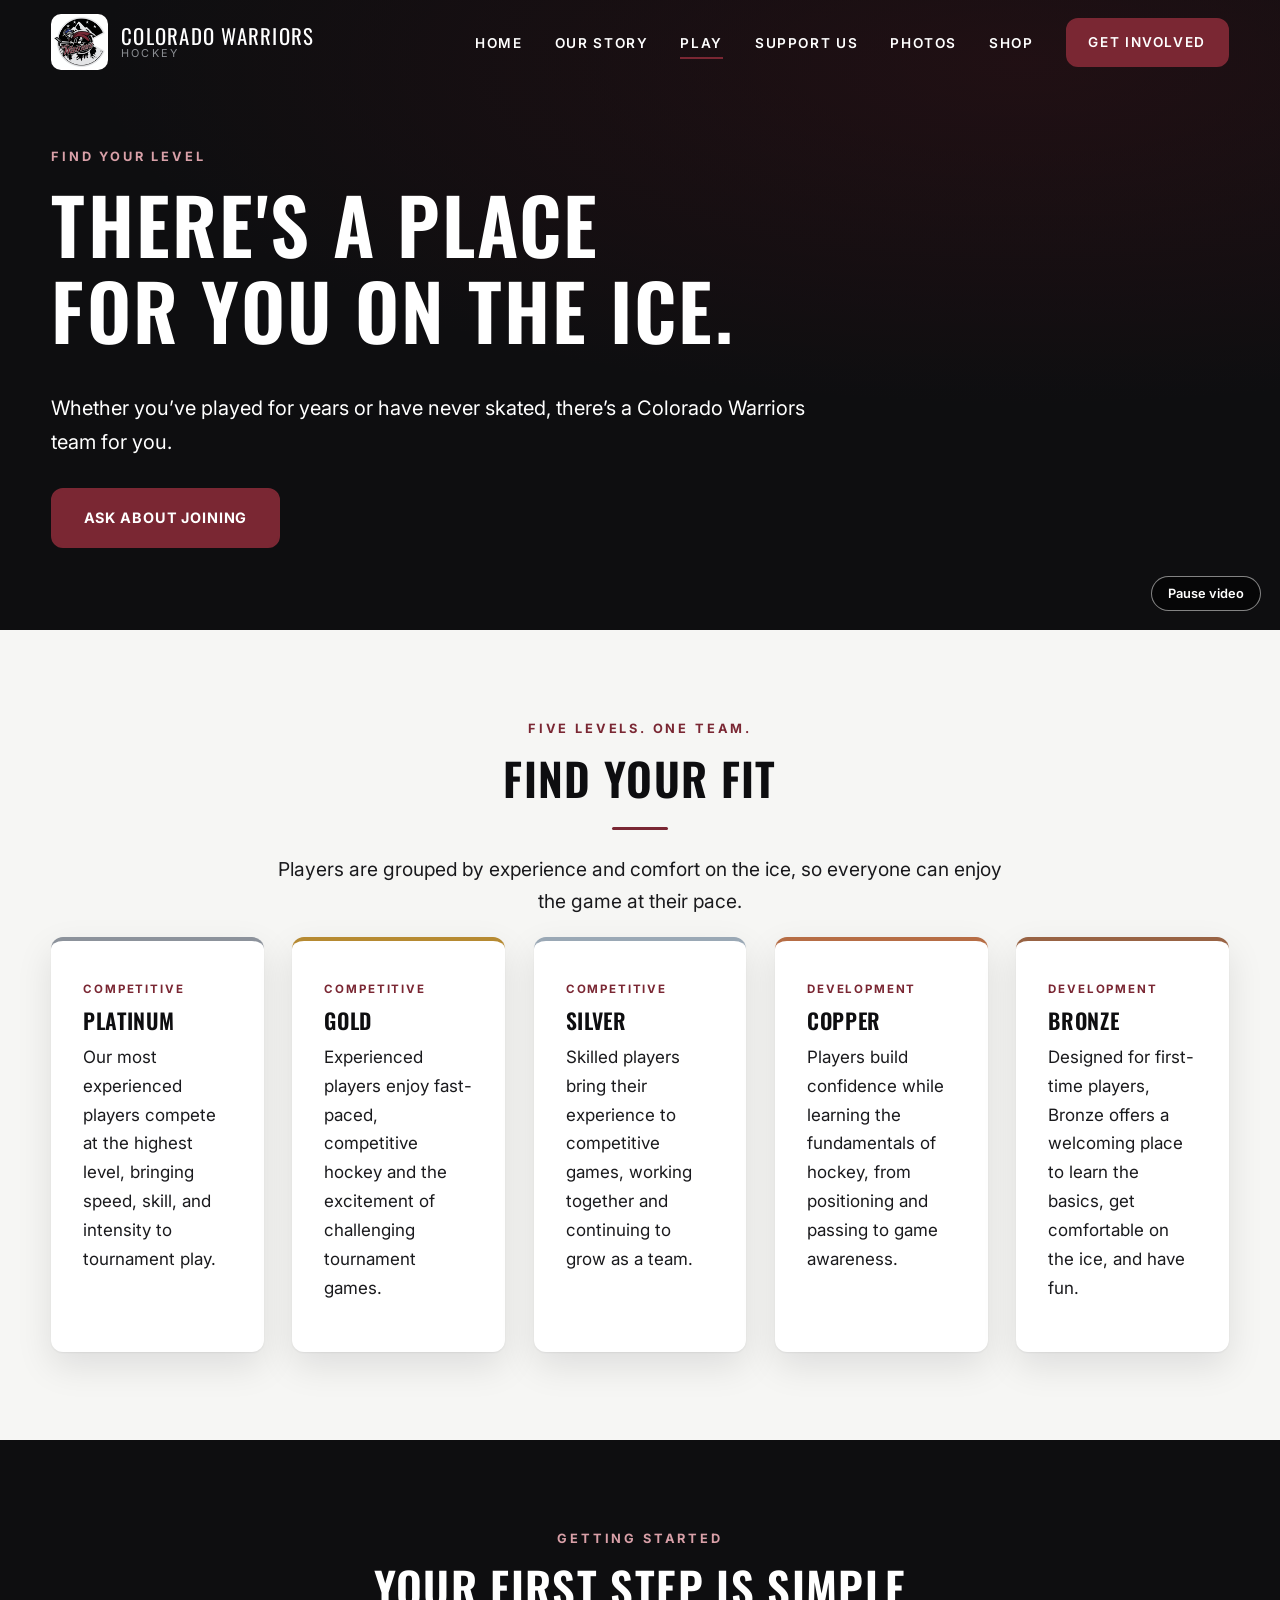
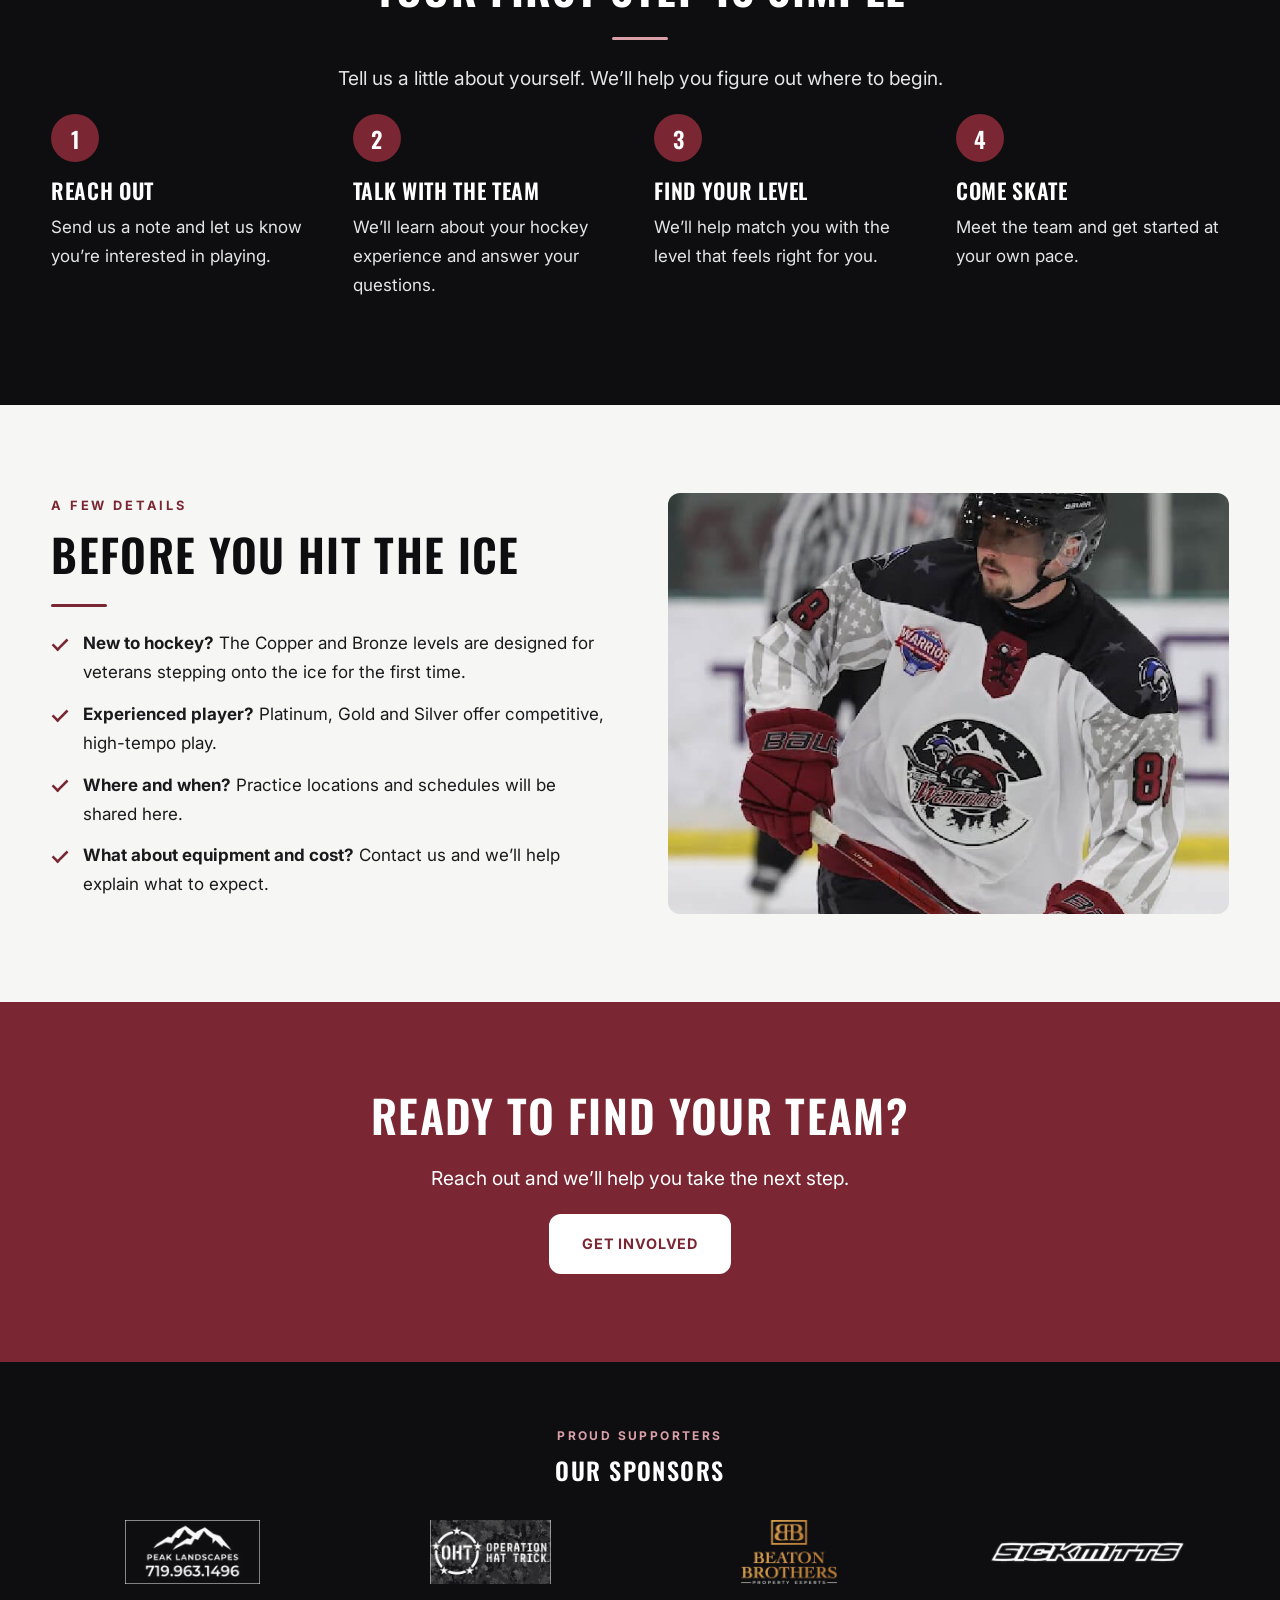
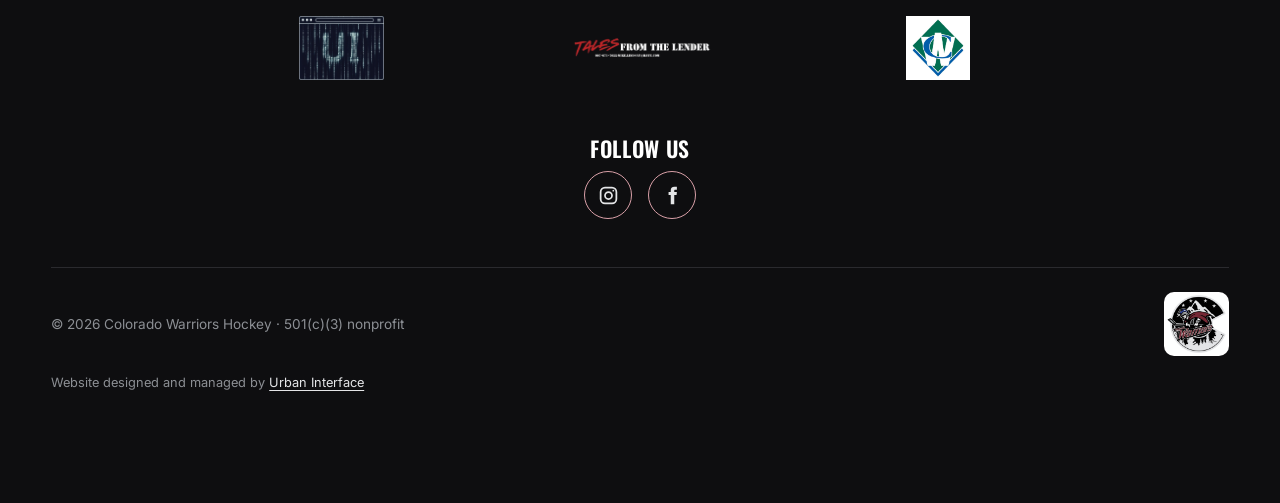
<file: play.html>
<!DOCTYPE html>
<html lang="en">
<head>
  <meta charset="UTF-8">
  <meta name="viewport" content="width=device-width, initial-scale=1">
  <title>Play Hockey | Colorado Warriors Hockey</title>
  <meta name="description" content="Find your level with Colorado Warriors Hockey. From competitive tournament play to development-focused hockey for first-time skaters.">
  <link rel="icon" href="assets/logo.png">
  <link rel="preconnect" href="https://fonts.googleapis.com">
  <link rel="preconnect" href="https://fonts.gstatic.com" crossorigin>
  <link href="https://fonts.googleapis.com/css2?family=Inter:wght@400;500;600;700&family=Oswald:wght@500;600;700&display=swap" rel="stylesheet">
  <link rel="stylesheet" href="styles.css">
</head>
<body>
<a class="skip" href="#main">Skip to content</a>
<div data-header></div>

<main id="main">
  <section class="hero">
    <video class="hero__media" autoplay muted loop playsinline preload="metadata">
      <source src="video/Find Your Team.mp4" type="video/mp4">
    </video>
    <button class="video-toggle" type="button">Pause video</button>
    <div class="container hero__content">
      <span class="eyebrow">Find your level</span>
      <h1>There's a place for you on the ice.</h1>
      <p>Whether you’ve played for years or have never skated, there’s a Colorado Warriors team for you.</p>
      <div class="hero__cta">
        <a href="get-involved.html" class="btn">Ask about joining</a>
      </div>
    </div>
  </section>

  <section class="section">
    <div class="container">
      <div class="center reveal">
        <span class="eyebrow">Five levels. One team.</span>
        <h2>Find your fit</h2>
        <p class="lead">Players are grouped by experience and comfort on the ice, so everyone can enjoy the game at their pace.</p>
      </div>

      <div class="grid grid--5">
        <article class="card level-card level-card--platinum reveal">
          <span class="tag">Competitive</span>
          <h3>Platinum</h3>
          <p>Our most experienced players compete at the highest level, bringing speed, skill, and intensity to tournament play.</p>
        </article>
        <article class="card level-card level-card--gold reveal">
          <span class="tag">Competitive</span>
          <h3>Gold</h3>
          <p>Experienced players enjoy fast-paced, competitive hockey and the excitement of challenging tournament games.</p>
        </article>
        <article class="card level-card level-card--silver reveal">
          <span class="tag">Competitive</span>
          <h3>Silver</h3>
          <p>Skilled players bring their experience to competitive games, working together and continuing to grow as a team.</p>
        </article>
        <article class="card level-card level-card--copper reveal">
          <span class="tag">Development</span>
          <h3>Copper</h3>
          <p>Players build confidence while learning the fundamentals of hockey, from positioning and passing to game awareness.</p>
        </article>
        <article class="card level-card level-card--bronze reveal">
          <span class="tag">Development</span>
          <h3>Bronze</h3>
          <p>Designed for first-time players, Bronze offers a welcoming place to learn the basics, get comfortable on the ice, and have fun.</p>
        </article>
      </div>
    </div>
  </section>

  <section class="section section--dark">
    <div class="container">
      <div class="center reveal">
        <span class="eyebrow">Getting started</span>
        <h2>Your first step is simple</h2>
        <p class="lead">Tell us a little about yourself. We’ll help you figure out where to begin.</p>
      </div>

      <div class="steps">
        <div class="step reveal">
          <h3>Reach out</h3>
          <p>Send us a note and let us know you’re interested in playing.</p>
        </div>
        <div class="step reveal">
          <h3>Talk with the team</h3>
          <p>We’ll learn about your hockey experience and answer your questions.</p>
        </div>
        <div class="step reveal">
          <h3>Find your level</h3>
          <p>We’ll help match you with the level that feels right for you.</p>
        </div>
        <div class="step reveal">
          <h3>Come skate</h3>
          <p>Meet the team and get started at your own pace.</p>
        </div>
      </div>
    </div>
  </section>

  <section class="section">
    <div class="container split">
      <div class="reveal">
        <span class="eyebrow">A few details</span>
        <h2>Before you hit the ice</h2>
        <ul class="checklist">
          <li><strong>New to hockey?</strong> The Copper and Bronze levels are designed for veterans stepping onto the ice for the first time.</li>
          <li><strong>Experienced player?</strong> Platinum, Gold and Silver offer competitive, high-tempo play.</li>
          <li><strong>Where and when?</strong> Practice locations and schedules will be shared here.</li>
          <li><strong>What about equipment and cost?</strong> Contact us and we’ll help explain what to expect.</li>
        </ul>
      </div>
      <img class="ph reveal" src="image/On%20the%20Ice33.jpg"
           alt="Colorado Warriors player skating in a white jersey"
           loading="lazy" decoding="async">
    </div>
  </section>

  <section class="section section--maroon center">
    <div class="container reveal">
      <h2>Ready to find your team?</h2>
      <p class="lead">Reach out and we’ll help you take the next step.</p>
      <a href="get-involved.html" class="btn btn--white">Get Involved</a>
    </div>
  </section>
</main>

<div data-footer></div>
<script src="main.js"></script>
</body>
</html>
</file>
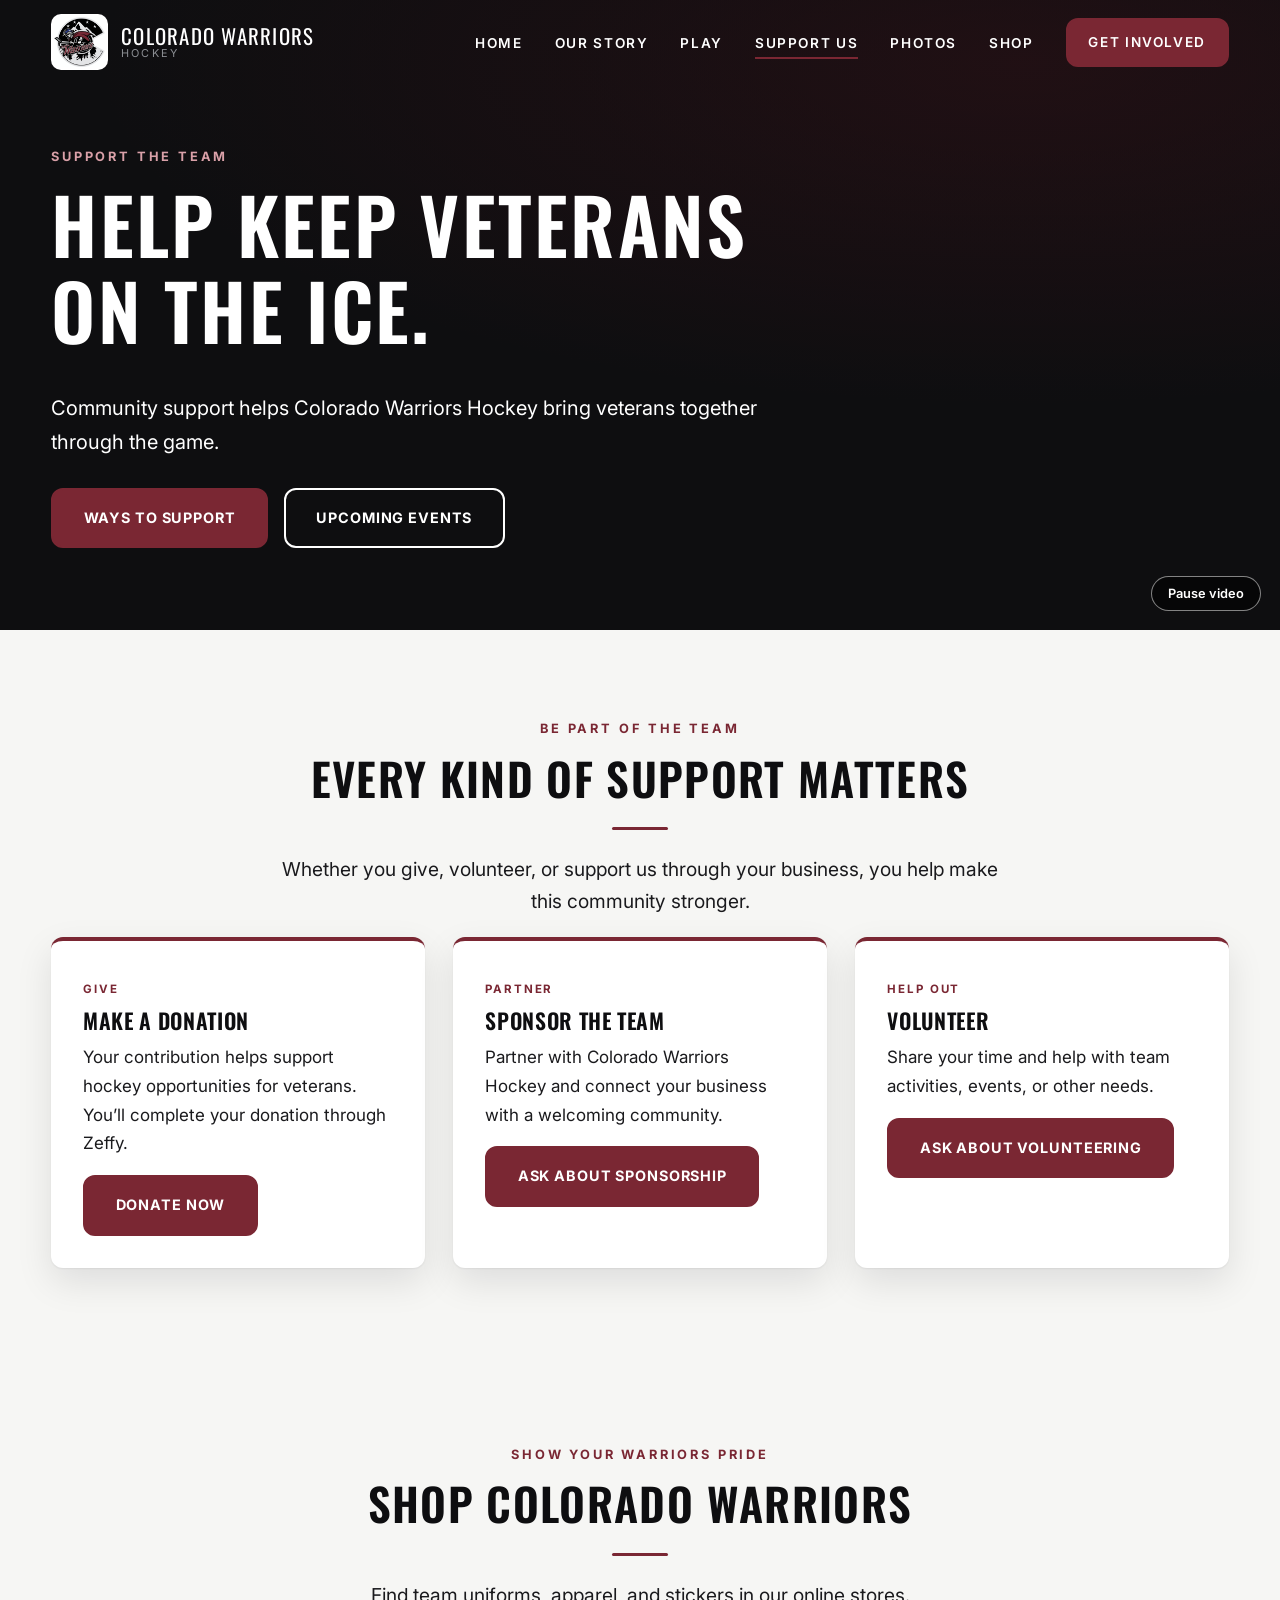
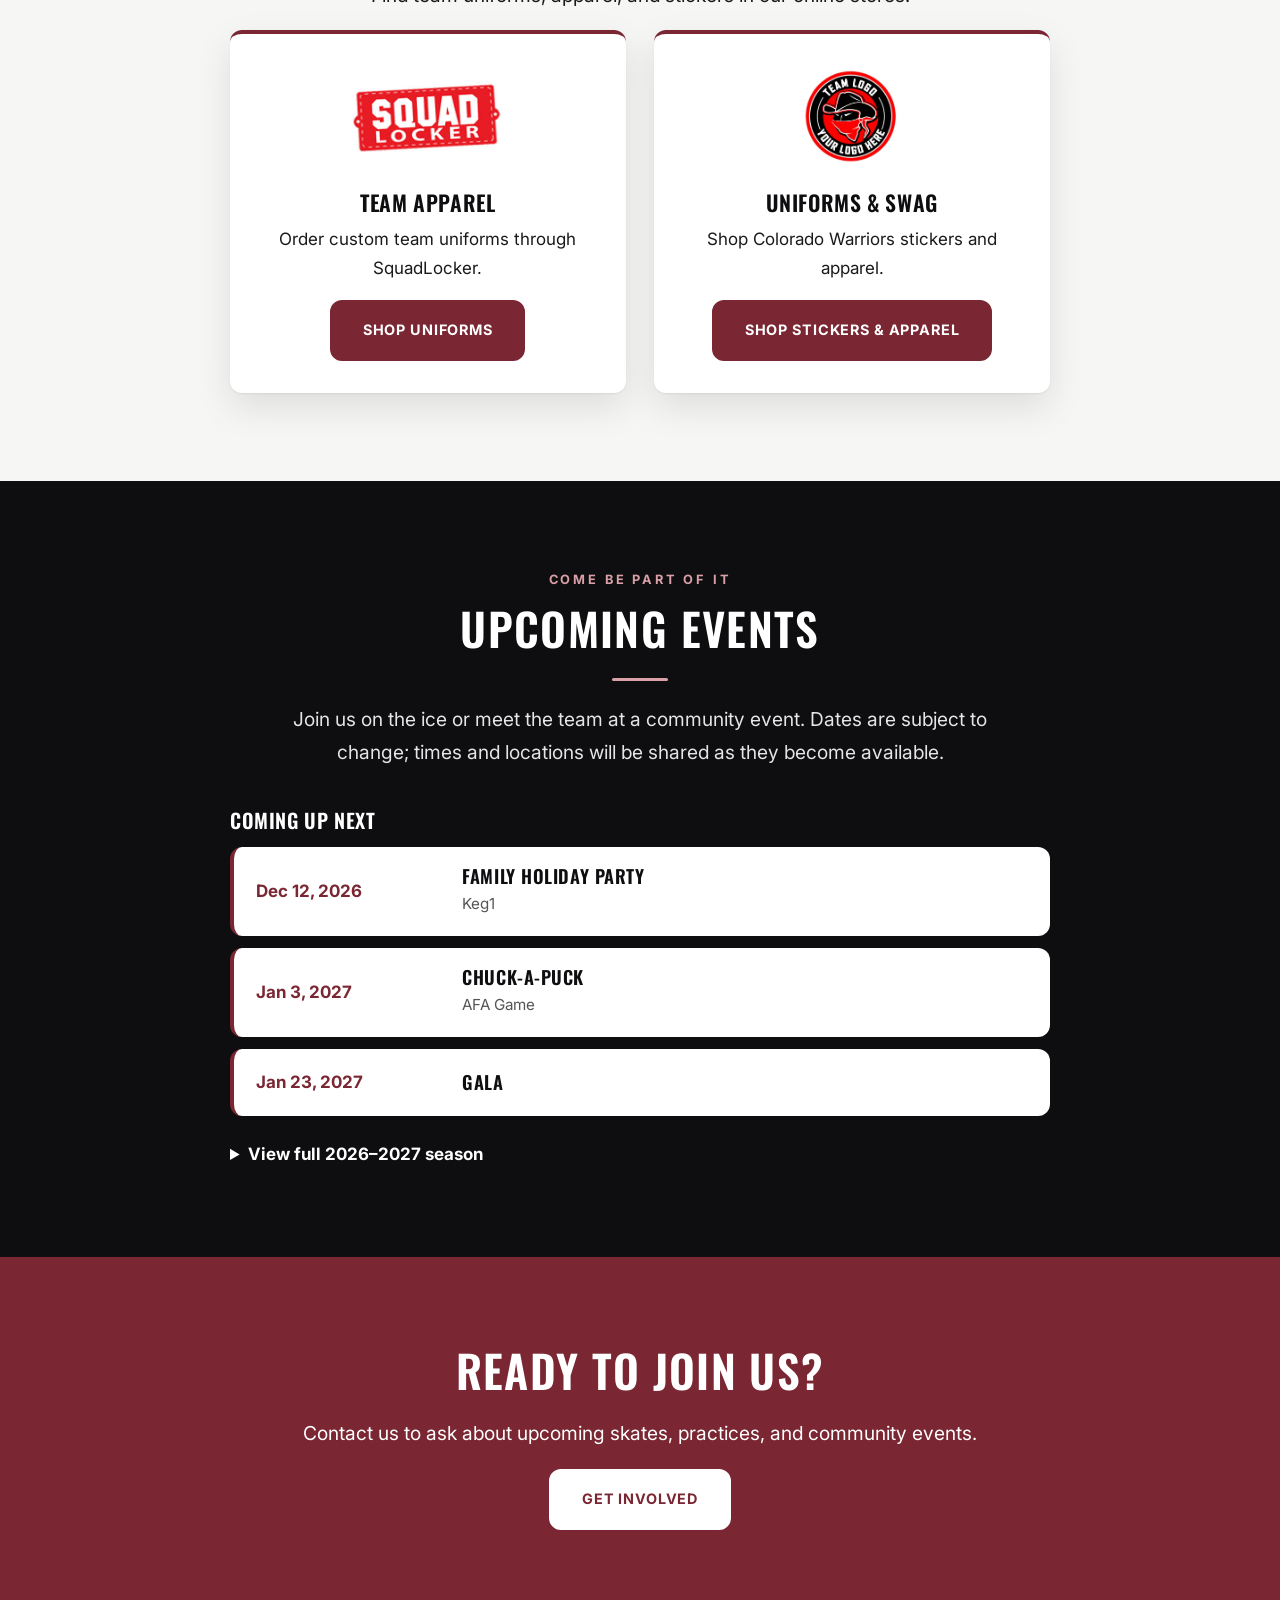
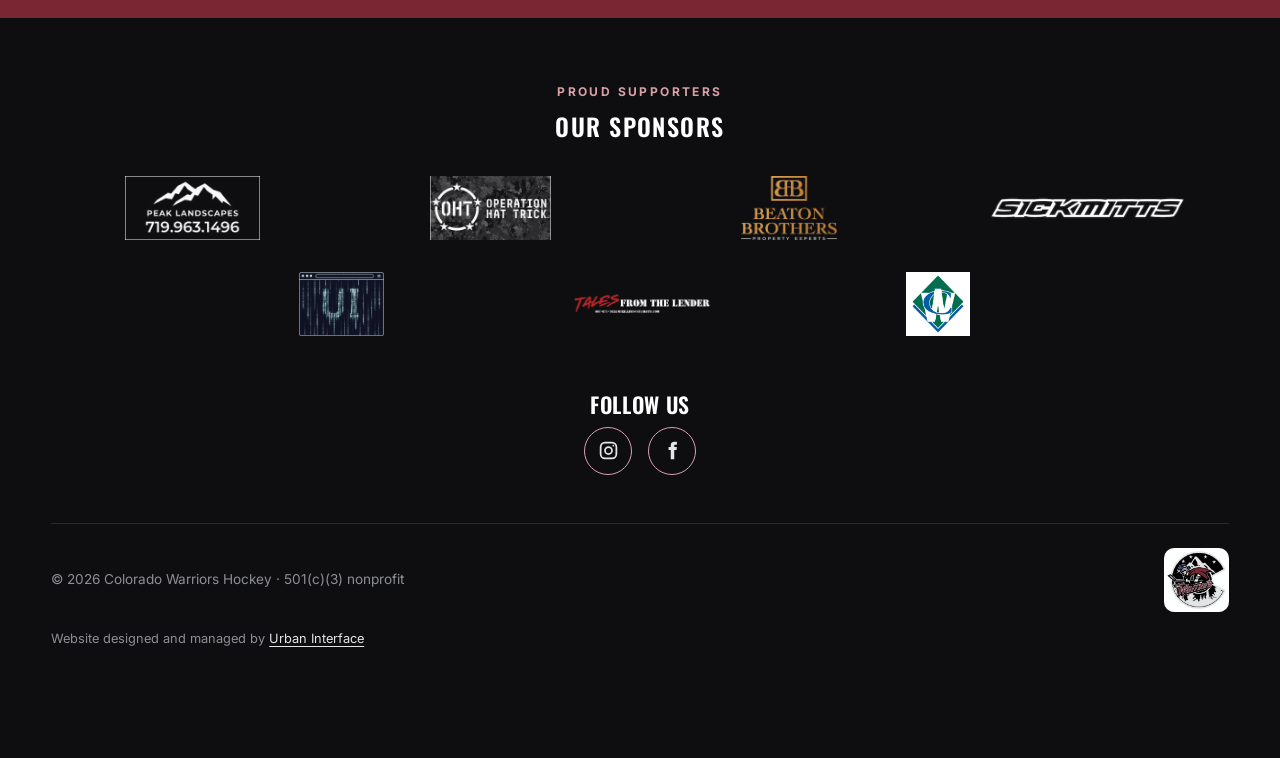
<file: support.html>
<!DOCTYPE html>
<html lang="en">
<head>
  <meta charset="UTF-8">
  <meta name="viewport" content="width=device-width, initial-scale=1">
  <title>Support Us | Colorado Warriors Hockey</title>
  <meta name="description" content="Support Colorado Warriors Hockey and help bring disabled veterans together through the game.">
  <link rel="icon" href="assets/logo.png">
  <link rel="preconnect" href="https://fonts.googleapis.com">
  <link rel="preconnect" href="https://fonts.gstatic.com" crossorigin>
  <link href="https://fonts.googleapis.com/css2?family=Inter:wght@400;500;600;700&family=Oswald:wght@500;600;700&display=swap" rel="stylesheet">
  <link rel="stylesheet" href="styles.css">
</head>
<body>
<a class="skip" href="#main">Skip to content</a>
<div data-header></div>

<main id="main">
  <section class="hero">
    <video class="hero__media" autoplay muted loop playsinline preload="metadata">
      <source src="video/Support Us.mp4" type="video/mp4">
    </video>
    <button class="video-toggle" type="button">Pause video</button>
    <div class="container hero__content">
      <span class="eyebrow">Support the team</span>
      <h1>Help keep veterans on the ice.</h1>
      <p>Community support helps Colorado Warriors Hockey bring veterans together through the game.</p>
      <div class="hero__cta">
        <a href="#support-options" class="btn">Ways to support</a>
        <a href="#upcoming-events" class="btn btn--ghost">Upcoming events</a>
      </div>
    </div>
  </section>

  <section class="section" id="support-options">
    <div class="container">
      <div class="center reveal">
        <span class="eyebrow">Be part of the team</span>
        <h2>Every kind of support matters</h2>
        <p class="lead">Whether you give, volunteer, or support us through your business, you help make this community stronger.</p>
      </div>

      <div class="grid grid--3">
        <article class="card reveal">
          <span class="tag">Give</span>
          <h3>Make a donation</h3>
          <p>Your contribution helps support hockey opportunities for veterans. You’ll complete your donation through Zeffy.</p>
          <a class="btn" href="https://www.zeffy.com/en-US/donation-form/donate-to-the-warriors-to-help-promote-mental-health-awareness-for-veterans-and-their-families?source=org-page">Donate Now</a>
        </article>

        <article class="card reveal">
          <span class="tag">Partner</span>
          <h3>Sponsor the team</h3>
          <p>Partner with Colorado Warriors Hockey and connect your business with a welcoming community.</p>
          <a class="btn" href="get-involved.html">Ask about sponsorship</a>
        </article>

        <article class="card reveal">
          <span class="tag">Help out</span>
          <h3>Volunteer</h3>
          <p>Share your time and help with team activities, events, or other needs.</p>
          <a class="btn" href="get-involved.html">Ask about volunteering</a>
        </article>
      </div>
    </div>
  </section>

  <section class="section" id="shop">
    <div class="container">
      <div class="center reveal">
        <span class="eyebrow">Show your Warriors pride</span>
        <h2>Shop Colorado Warriors</h2>
        <p class="lead">Find team uniforms, apparel, and stickers in our online stores.</p>
      </div>

      <div class="grid grid--shop">
        <article class="card shop-card reveal">
          <img class="shop-logo" src="image/Squad Locker Logo.jpg" alt="SquadLocker">
          <h3>Team Apparel</h3>
          <p>Order custom team uniforms through SquadLocker.</p>
          <a class="btn" href="https://teamlocker.squadlocker.com/?utm_campaign=race_finish&amp;utm_medium=email&amp;_hsmi=302043421&amp;utm_content=302043421&amp;utm_source=hs_email#/lockers/colorado-warriors-hockey-club?utm_medium=email&amp;utm_source=squadlocker&amp;utm_term=squadlocker_consumer_15April24&amp;utm_campaign=race_finish&amp;utm_content=04_15_2024_Race_Finish_Sale_Consumer_Email_7_Store&amp;c1=email&amp;source=squadlocker&amp;kw=squadlocker_consumer_14April24%23/teams/">Shop uniforms</a>
        </article>

        <article class="card shop-card reveal">
          <img class="shop-logo" src="image/Real Sports Products logo.jpg" alt="Colorado Warriors stickers and apparel store">
          <h3>Uniforms &amp; Swag</h3>
          <p>Shop Colorado Warriors stickers and apparel.</p>
          <a class="btn" href="https://www.realsportsproducts.com/teamstore/hockey-products-stickers-decals/coloradowarriors?utm_campaign=team_store&amp;utm_medium=email&amp;utm_source=mailchimp">Shop stickers &amp; apparel</a>
        </article>
      </div>
    </div>
  </section>

  <section class="section section--dark" id="upcoming-events">
    <div class="container">
      <div class="center reveal">
        <span class="eyebrow">Come be part of it</span>
        <h2>Upcoming events</h2>
        <p class="lead">Join us on the ice or meet the team at a community event. Dates are subject to change; times and locations will be shared as they become available.</p>
      </div>

      <div class="events">
        <div id="next-events" hidden>
          <h3 class="events__heading">Coming up next</h3>
          <ul class="events__list" id="next-events-list"></ul>
          <p id="no-upcoming-events" hidden>No upcoming events are currently listed. Check back for updates.</p>
        </div>
        <details class="events__season">
          <summary>View full 2026–2027 season</summary>
          <ul class="events__list" id="season-events">
            <li class="event" data-end="2026-10-03"><span class="event__date">Oct 3, 2026</span><div><h3>Navy AF Game</h3></div></li>
            <li class="event" data-end="2026-10-25"><span class="event__date">Oct 25, 2026</span><div><h3>Family Day Fall Festival</h3></div></li>
            <li class="event" data-end="2026-11-07"><span class="event__date">Nov 7, 2026</span><div><h3>Veterans Day Parade</h3></div></li>
            <li class="event" data-end="2026-12-12"><span class="event__date">Dec 12, 2026</span><div><h3>Family Holiday Party</h3><p>Keg1</p></div></li>
            <li class="event" data-end="2027-01-03"><span class="event__date">Jan 3, 2027</span><div><h3>Chuck-a-Puck</h3><p>AFA Game</p></div></li>
            <li class="event" data-end="2027-01-23"><span class="event__date">Jan 23, 2027</span><div><h3>Gala</h3></div></li>
            <li class="event" data-end="2027-02-12"><span class="event__date">Feb 12, 2027</span><div><h3>Chuck-a-Puck</h3><p>AFA Game</p></div></li>
            <li class="event" data-end="2027-03-31"><span class="event__date">Feb / Mar 2027</span><div><h3>Battle of the Warriors</h3><p>Date to be announced</p></div></li>
            <li class="event" data-end="2027-03-13"><span class="event__date">Mar 13, 2027</span><div><h3>St. Patrick’s Day Parade</h3><p>Tentative date</p></div></li>
            <li class="event" data-end="2027-04-25"><span class="event__date">Apr 22–25, 2027</span><div><h3>Nationals</h3></div></li>
            <li class="event" data-end="2027-05-31"><span class="event__date">May 2027</span><div><h3>Hendrickson Tournament</h3><p>Date to be announced</p></div></li>
            <li class="event" data-end="2027-06-30"><span class="event__date">Jun 2027</span><div><h3>Golf Tournament</h3><p>Date to be announced</p></div></li>
            <li class="event" data-end="2027-07-31"><span class="event__date">Jul 2027</span><div><h3>Family BBQ</h3><p>Date to be announced</p></div></li>
            <li class="event" data-end="2027-08-31"><span class="event__date">Aug 2027</span><div><h3>Annual Meeting</h3><p>Date to be announced</p></div></li>
          </ul>
        </details>
      </div>
    </div>
  </section>

  <section class="section section--maroon center">
    <div class="container reveal">
      <h2>Ready to join us?</h2>
      <p class="lead">Contact us to ask about upcoming skates, practices, and community events.</p>
      <a href="get-involved.html" class="btn btn--white">Get involved</a>
    </div>
  </section>
</main>

<div data-footer></div>
<script src="main.js"></script>
</body>
</html>
</file>
<file: styles.css>
:root{
  --black:#0E0E10; --ink:#1A1A1D; --maroon:#7A2733; --maroon-dark:#5E1D27;
  --grey:#8C8F94; --grey-light:#E4E5E7; --paper:#F6F6F4; --white:#fff;
  --font-head:'Oswald','Arial Narrow',sans-serif; --font-body:'Inter',system-ui,sans-serif;
  --radius:12px; --shadow:0 1px 2px rgba(0,0,0,.06),0 14px 36px rgba(14,14,16,.10); --shadow-lg:0 24px 60px rgba(14,14,16,.22); --max:1180px;
}
*,*::before,*::after{box-sizing:border-box}
html{scroll-behavior:smooth}
body{margin:0;font-family:var(--font-body);font-size:1.0625rem;color:var(--ink);background:var(--paper);line-height:1.7;-webkit-font-smoothing:antialiased}
img,video{max-width:100%;display:block}
a{color:var(--maroon)}
h1,h2,h3{font-family:var(--font-head);line-height:1.12;margin:0 0 .5em;color:var(--black);font-weight:600;text-transform:uppercase;letter-spacing:.03em;text-wrap:balance}
h2::after{content:"";display:block;width:56px;height:3px;background:var(--maroon);margin-top:.55em;border-radius:2px}
.center h2::after{margin-inline:auto}
.section--dark h2::after{background:#d9a0a8}
.section--maroon h2::after,.hero h1::after{display:none}
h1{font-size:clamp(2.6rem,6vw,4.8rem)} h2{font-size:clamp(1.9rem,3.6vw,2.8rem)} h3{font-size:1.35rem}
p{margin:0 0 1em}
.container{width:min(92%,var(--max));margin-inline:auto}
.section{padding:5.5rem 0}
.section--dark{background:var(--black);color:var(--grey-light)}
.section--dark h2,.section--dark h3{color:#fff}
.section--maroon{background:var(--maroon);color:#fff}
.section--maroon h2{color:#fff}
.center{text-align:center}
.lead{font-size:1.2rem;max-width:62ch}
.center .lead{margin-inline:auto}
.eyebrow{display:block;text-transform:uppercase;letter-spacing:.22em;font-size:.8rem;color:var(--maroon);font-weight:700;margin-bottom:.8rem}
.section--dark .eyebrow,.hero .eyebrow{color:#d9a0a8}
:focus-visible{outline:3px solid #fff;outline-offset:3px;box-shadow:0 0 0 6px var(--maroon)}
.skip{position:absolute;left:-999px;top:0;background:#fff;color:#000;padding:.7rem 1rem;z-index:999}
.skip:focus{left:0}

.btn{display:inline-block;padding:1rem 1.9rem;background:var(--maroon);color:#fff;text-decoration:none;font-weight:700;letter-spacing:.06em;text-transform:uppercase;font-size:.9rem;border:2px solid var(--maroon);border-radius:var(--radius);cursor:pointer;transition:.25s;font-family:var(--font-body)}
.btn:hover{background:var(--maroon-dark);border-color:var(--maroon-dark);transform:translateY(-2px)}
.btn--ghost{background:transparent;border-color:#fff}
.btn--ghost:hover{background:#fff;color:var(--black);border-color:#fff}
.btn--white{background:#fff;color:var(--maroon);border-color:#fff}
.btn--white:hover{background:var(--grey-light);color:var(--maroon-dark);border-color:var(--grey-light)}

/* Header */
.site-header{position:fixed;inset:0 0 auto 0;z-index:100;padding:.9rem 0;transition:background .3s,padding .3s,box-shadow .3s}
.site-header.scrolled,.site-header.solid{background:rgba(14,14,16,.96);backdrop-filter:blur(8px);padding:.5rem 0;box-shadow:0 2px 20px rgba(0,0,0,.35)}
.nav{display:flex;align-items:center;justify-content:space-between;gap:1rem}
.logo{display:flex;align-items:center;gap:.8rem;text-decoration:none;color:#fff;font-family:var(--font-head);font-size:1.3rem;letter-spacing:.06em;text-transform:uppercase;line-height:1.1}
.logo img{height:56px;width:auto;transition:height .3s;background:#fff;border-radius:10px;padding:3px}
.scrolled .logo img{height:46px}
.logo small{display:block;font-family:var(--font-body);font-size:.68rem;letter-spacing:.2em;color:var(--grey)}
.nav-links{display:flex;align-items:center;gap:2rem;list-style:none;margin:0;padding:0}
.nav-links a{color:#fff;text-decoration:none;font-size:.85rem;text-transform:uppercase;letter-spacing:.12em;font-weight:600;padding:.4rem 0;border-bottom:2px solid transparent;transition:.2s;white-space:nowrap}
.nav-links a:hover,.nav-links a[aria-current="page"]{border-color:var(--maroon)}
.nav-links .btn{padding:.7rem 1.3rem;border:2px solid var(--maroon)}
.nav-links .btn:hover{border-color:var(--maroon-dark)}
.menu-toggle{display:none;background:none;border:0;width:48px;height:48px;cursor:pointer;position:relative;z-index:120}
.menu-toggle span,.menu-toggle span::before,.menu-toggle span::after{content:"";display:block;width:26px;height:2px;background:#fff;position:absolute;left:11px;transition:.3s}
.menu-toggle span{top:23px}.menu-toggle span::before{top:-8px;left:0}.menu-toggle span::after{top:8px;left:0}
.menu-toggle[aria-expanded="true"] span{background:transparent}
.menu-toggle[aria-expanded="true"] span::before{transform:translateY(8px) rotate(45deg)}
.menu-toggle[aria-expanded="true"] span::after{transform:translateY(-8px) rotate(-45deg)}

/* Hero */
.hero{position:relative;min-height:70vh;display:flex;align-items:center;color:#fff;overflow:hidden;background:radial-gradient(120% 90% at 80% 10%,#3a1219 0%,var(--black) 60%)}
.hero--home{min-height:100vh}
.hero__media{position:absolute;inset:0;width:100%;height:100%;object-fit:cover;z-index:0}
.hero::after{content:"";position:absolute;inset:0;background:linear-gradient(180deg,rgba(14,14,16,.6),rgba(14,14,16,.5) 55%,rgba(14,14,16,.88));z-index:1}
.hero__content{position:relative;z-index:2;padding:9rem 0 5rem}
.hero__content>*{max-width:780px}
.hero h1{color:#fff}
.hero p{font-size:1.25rem;max-width:58ch}
.hero__cta{display:flex;gap:1rem;flex-wrap:wrap;margin-top:1.8rem}
.video-toggle{position:absolute;right:1.2rem;bottom:1.2rem;z-index:3;background:rgba(0,0,0,.55);color:#fff;border:1px solid rgba(255,255,255,.5);border-radius:999px;padding:.55rem 1rem;font:600 .8rem var(--font-body);cursor:pointer}
.video-toggle:hover{background:var(--maroon)}
.no-video .video-toggle{display:none}

/* Stats */
.stats{display:grid;grid-template-columns:repeat(auto-fit,minmax(180px,1fr));gap:1.5rem;text-align:center}
.stat strong{display:block;font:600 clamp(2.4rem,5vw,3.6rem) var(--font-head);color:#fff}
.stat span{font-size:.95rem;letter-spacing:.08em;text-transform:uppercase;color:#f0d0d4}

/* Cards */
.grid{display:grid;gap:1.8rem}
.grid--3{grid-template-columns:repeat(auto-fit,minmax(270px,1fr))}
.grid--4{grid-template-columns:repeat(auto-fit,minmax(230px,1fr))}
.grid--5{grid-template-columns:repeat(auto-fit,minmax(200px,1fr))}
.grid--2{grid-template-columns:repeat(auto-fit,minmax(320px,1fr))}
.grid--shop{grid-template-columns:repeat(auto-fit,minmax(min(100%,270px),1fr));max-width:820px;margin-inline:auto}
.card{background:#fff;padding:2rem;border-radius:var(--radius);box-shadow:var(--shadow);border-top:4px solid var(--maroon)}
.card{transition:transform .3s,box-shadow .3s}
@media (hover:hover){
  .card:hover{transform:translateY(-6px);box-shadow:0 18px 42px rgba(122,39,51,.28)}
}
.level-card{
  --level-color:#7A2733;
  --level-tint:rgba(122,39,51,.1);
  --level-shadow:rgba(122,39,51,.38);
  border-top-color:var(--level-color);
}
.level-card--platinum{--level-color:#8C929B;--level-tint:rgba(140,146,155,.17);--level-shadow:rgba(140,146,155,.42)}
.level-card--gold{--level-color:#B68A32;--level-tint:rgba(182,138,50,.16);--level-shadow:rgba(182,138,50,.42)}
.level-card--silver{--level-color:#9AA8B5;--level-tint:rgba(154,168,181,.2);--level-shadow:rgba(154,168,181,.45)}
.level-card--copper{--level-color:#B66D45;--level-tint:rgba(182,109,69,.17);--level-shadow:rgba(182,109,69,.42)}
.level-card--bronze{--level-color:#986344;--level-tint:rgba(152,99,68,.17);--level-shadow:rgba(152,99,68,.42)}
@media (hover:hover){
  .level-card:hover{
    background:linear-gradient(145deg,#fff 45%,var(--level-tint));
    box-shadow:0 18px 42px var(--level-shadow);
  }
}
.card .tag{display:inline-block;font-size:.72rem;font-weight:700;letter-spacing:.16em;text-transform:uppercase;color:var(--maroon);margin-bottom:.5rem}
.card--dark{background:var(--ink);color:var(--grey-light);border-top-color:var(--maroon)}
.card--dark h3{color:#fff}
#shop{scroll-margin-top:80px}
.shop-card{display:flex;flex-direction:column;align-items:center;text-align:center}
.shop-card p{flex-grow:1}
.shop-logo{width:100%;height:100px;object-fit:contain;margin-bottom:1.5rem}
.shop-logo-placeholder{display:grid;place-items:center;width:100%;height:100px;margin-bottom:1.5rem;border:1px dashed var(--grey);border-radius:8px;color:#555;font-size:.85rem}
.events{max-width:820px;margin:2.5rem auto 0}
.events__heading{color:#fff;font-size:1.25rem}
.events__list{display:grid;gap:.75rem;list-style:none;padding:0;margin:1rem 0 0}
.event{display:grid;grid-template-columns:minmax(145px,190px) 1fr;gap:1rem;align-items:center;padding:1.2rem 1.4rem;background:#fff;color:var(--ink);border-left:4px solid var(--maroon);border-radius:var(--radius)}
.event__date{font-weight:700;color:var(--maroon)}
.event h3,.section--dark .event h3{color:var(--black);font-size:1.15rem;margin:0}
.event p{margin:.25rem 0 0;font-size:.95rem;color:#555}
.events__season{margin-top:1.5rem}
.events__season summary{color:#fff;font-weight:700;cursor:pointer}
@media (max-width:600px){.event{grid-template-columns:1fr;gap:.35rem}}
.person{text-align:center}
.avatar{position:relative;width:120px;height:120px;border-radius:50%;overflow:hidden;margin:0 auto 1rem;background:linear-gradient(135deg,var(--maroon),var(--black));display:grid;place-items:center;color:#fff;font:600 2.2rem}
.avatar::after{content:"";position:absolute;inset:0;border:4px solid #fff;border-radius:50%;pointer-events:none}
.avatar img{position:absolute;left:50%;top:50%;width:var(--photo-width,100%);height:auto;max-width:none;transform:translate(var(--photo-x,-50%),var(--photo-y,-50%));background:var(--black)}
.person .role{color:var(--maroon);font-weight:700;font-size:.85rem;letter-spacing:.1em;text-transform:uppercase;margin:0}

.split{display:grid;grid-template-columns:1fr 1fr;gap:3.5rem;align-items:center}
.ph{aspect-ratio:4/3;border-radius:var(--radius);background-size: cover; background-position: center;}
img.ph{display:block;width:100%;object-fit:cover}
.checklist{list-style:none;margin:0;padding:0}
.checklist li{position:relative;padding-left:2rem;margin-bottom:.8rem}
.checklist li::before{content:"";position:absolute;left:0;top:.5em;width:1.1rem;height:.6rem;border-left:3px solid var(--maroon);border-bottom:3px solid var(--maroon);transform:rotate(-45deg) scale(.85)}
.section--dark .checklist li::before{border-color:#d9a0a8}

/* Steps */
.steps{counter-reset:s;display:grid;grid-template-columns:repeat(auto-fit,minmax(220px,1fr));gap:1.8rem}
.step{counter-increment:s}
.step::before{content:counter(s);display:grid;place-items:center;width:3rem;height:3rem;border-radius:50%;background:var(--maroon);color:#fff;font:600 1.4rem var(--font-head);margin-bottom:1rem}

/* Gallery */
.gallery{display:grid;grid-template-columns:repeat(auto-fill,minmax(250px,1fr));gap:1rem}
.gallery .ph{aspect-ratio:1;box-shadow:none}

/* Forms */
.form{display:grid;gap:1.2rem;background:#fff;padding:2.2rem;border-radius:var(--radius);box-shadow:var(--shadow)}
.form label{font-weight:600;display:grid;gap:.4rem}
.form input,.form select,.form textarea{font:inherit;padding:.85rem 1rem;border:2px solid var(--grey-light);border-radius:8px;background:#fff;width:100%}
.form input:focus,.form select:focus,.form textarea:focus{border-color:var(--maroon);outline:none}
.form textarea{min-height:140px;resize:vertical}

/* Footer */
.site-footer{background:var(--black);color:var(--grey);padding:4rem 0 6rem}
.footer-sponsors{padding:0 0 3rem;text-align:center}
.footer-sponsors__eyebrow{margin-bottom:.35rem;color:#d9a0a8;font-size:.75rem;font-weight:700;letter-spacing:.2em;text-transform:uppercase}
.footer-sponsors__heading{margin-bottom:1.5rem;color:#fff;font:600 1.5rem var(--font-head);letter-spacing:.06em;text-transform:uppercase}
.footer-sponsors__heading::after{display:none}
.footer-sponsors__logos{display:flex;flex-wrap:wrap;justify-content:center;gap:1rem}
.footer-sponsor{width:calc((100% - 3rem)/4);min-height:76px;display:grid;place-items:center;padding:.5rem;transition:transform .25s,opacity .25s}
a.footer-sponsor:hover{transform:translateY(-3px);opacity:.8}
.footer-sponsor img{display:block;width:100%;height:64px;object-fit:contain}
.footer-sponsor--dark-art img{mix-blend-mode:screen}
.footer-sponsor--peak img{filter:grayscale(1) invert(1);mix-blend-mode:screen}
.footer-follow{text-align:center}
.footer-follow h2{color:#fff;font-size:1.35rem}
.footer-follow h2::after{display:none}
.footer-social{display:flex;justify-content:center;gap:1rem}
.footer-social a{display:grid;place-items:center;width:48px;height:48px;border:1px solid #d9a0a8;border-radius:50%;transition:background .25s,border-color .25s,transform .25s}
.footer-social a:hover{background:var(--maroon);border-color:var(--maroon);transform:translateY(-2px)}
.footer-social svg{width:21px;height:21px}
.site-footer a{color:var(--grey-light);text-decoration:none}
.site-footer a:hover{color:#fff}
.footer-bottom{display:flex;align-items:center;justify-content:space-between;gap:1rem;margin-top:3rem;padding-top:1.5rem;border-top:1px solid #2a2a2e}
.site-credit{margin-top:1rem;font-size:.8rem}
.site-footer .site-credit a{text-decoration:underline;text-underline-offset:.2em}
.footer-logo{height:64px;width:auto;flex-shrink:0;background:#fff;border-radius:10px;padding:3px}
.copyright{margin:0;font-size:.85rem}

/* Reveal */
.reveal{opacity:0;transform:translateY(24px);transition:opacity .7s,transform .7s}
.reveal.in{opacity:1;transform:none}
.card.reveal{transition:opacity .7s,transform .3s,box-shadow .3s,background .3s}

@media (min-width:1101px) and (max-width:1200px){
  .nav-links{gap:1rem}
  .logo{font-size:1.1rem}
}
@media (max-width:900px){
  .split{grid-template-columns:1fr}
  .footer-sponsor{width:calc((100% - 2rem)/3)}
}
@media (max-width:1100px){
  .site-header.scrolled,.site-header.solid{backdrop-filter:none}
  .menu-toggle{display:block}
  .nav-links{position:fixed;inset:0;background:var(--black);flex-direction:column;gap:1.6rem;padding:5.5rem 1rem max(2rem,env(safe-area-inset-bottom));overflow-y:auto;transform:translateX(100%);visibility:hidden;transition:transform .35s,visibility 0s .35s;z-index:110}
  .nav-links.open{transform:none;visibility:visible;transition:transform .35s,visibility 0s}
  .nav-links li:first-child{margin-top:auto}
  .nav-links li:last-child{margin-bottom:auto}
  .nav-links a{font-size:1.1rem}
  .logo small{display:none}
}
@media (prefers-reduced-motion:reduce){
  *{scroll-behavior:auto!important;transition:none!important}
  .reveal{opacity:1;transform:none}
}

/* Sponsor cards */
.sponsor-card{
  display:flex;
  flex-direction:column;
  align-items:center;
  text-align:center;
  color:var(--ink);
  text-decoration:none;
}
.sponsor-card h3{margin-top:1.2rem}
.sponsor-logo{
  width:100%;
  min-height:130px;
  display:grid;
  place-items:center;
  background:#fff;
  border-radius:8px;
  padding:1rem;
}
.sponsor-logo img{
  max-width:100%;
  max-height:105px;
  width:auto;
  height:auto;
  object-fit:contain;
}
.sponsor-visit{
  margin-top:auto;
  padding-top:1rem;
  color:var(--maroon);
  font-weight:700;
  font-size:.9rem;
}
.sponsor-note{margin-top:2rem;font-size:.9rem;color:var(--grey)}
.section--dark .sponsor-card{background:#fff;color:var(--ink)}

/* Photo gallery filters and practice videos */
.gallery-filters{
  position:sticky;
  top:72px;
  z-index:10;
  display:flex;
  gap:.5rem;
  overflow-x:auto;
  padding:.75rem;
  margin:2rem 0 1.5rem;
  background:rgba(246,246,244,.96);
  border-bottom:1px solid var(--grey-light);
  scrollbar-width:thin;
}
.gallery-filter{
  flex:0 0 auto;
  border:0;
  border-radius:6px;
  padding:.8rem 1.15rem;
  background:transparent;
  color:var(--ink);
  font:600 .9rem var(--font-body);
  cursor:pointer;
}
.gallery-filter:hover,
.gallery-filter[aria-pressed="true"]{
  background:var(--maroon);
  color:#fff;
}
.gallery-filter:focus-visible{
  outline:3px solid var(--maroon);
  outline-offset:2px;
  box-shadow:none;
}
.gallery-status{
  min-height:1.5em;
  color:var(--grey);
  font-size:.9rem;
}
.gallery-item{min-width:0;margin:0}
.gallery-item[hidden]{display:none}
.gallery-photo{display:block;overflow:hidden;border-radius:var(--radius)}
.gallery-photo img{width:100%;aspect-ratio:1;object-fit:cover;transition:transform .3s}
@media (hover:hover){.gallery-photo:hover img{transform:scale(1.04)}}
.lightbox{position:fixed;inset:0;width:100%;height:100%;max-width:none;max-height:none;margin:0;padding:1rem;border:0;background:rgba(14,14,16,.96);color:#fff}
.lightbox::backdrop{background:rgba(0,0,0,.8)}
.lightbox[open]{display:flex;flex-direction:column;align-items:center}
.lightbox__close,.lightbox__prev,.lightbox__next{flex:none;display:grid;place-items:center;width:48px;height:48px;padding:0;border:1px solid #fff;border-radius:50%;background:rgba(14,14,16,.85);color:#fff;font:2rem/1 var(--font-body);cursor:pointer}
.lightbox__close{align-self:flex-end}
.lightbox__close:hover,.lightbox__prev:hover,.lightbox__next:hover{background:var(--maroon)}
.lightbox__stage{display:flex;flex:1;min-height:0;width:100%;align-items:center;justify-content:center;gap:1rem}
.lightbox__image{min-width:0;max-width:calc(100% - 128px);max-height:100%;width:auto;height:auto;object-fit:contain}
.lightbox__error{margin:0;text-align:center}
.lightbox__error[hidden],.lightbox__image[hidden]{display:none}
.lightbox__prev:disabled,.lightbox__next:disabled{opacity:.4;cursor:default}
.lightbox__caption{position:absolute;width:1px;height:1px;padding:0;margin:-1px;overflow:hidden;clip-path:inset(50%);white-space:nowrap}
body.lightbox-open{overflow:hidden}
.gallery-item figcaption{
  padding:.65rem .15rem 0;
  color:var(--grey);
  font-size:.9rem;
}
.practice-videos video{
  width:100%;
  aspect-ratio:16 / 9;
  border-radius:var(--radius);
  background:#000;
  object-fit:cover;
}
.practice-videos h3{color:#fff}

@media (max-width:600px){
  .gallery-filters{top:64px}
  .gallery-filter{padding:.7rem .9rem;font-size:.82rem}
  .footer-sponsor{width:calc((100% - 1rem)/2)}
}
</file>
